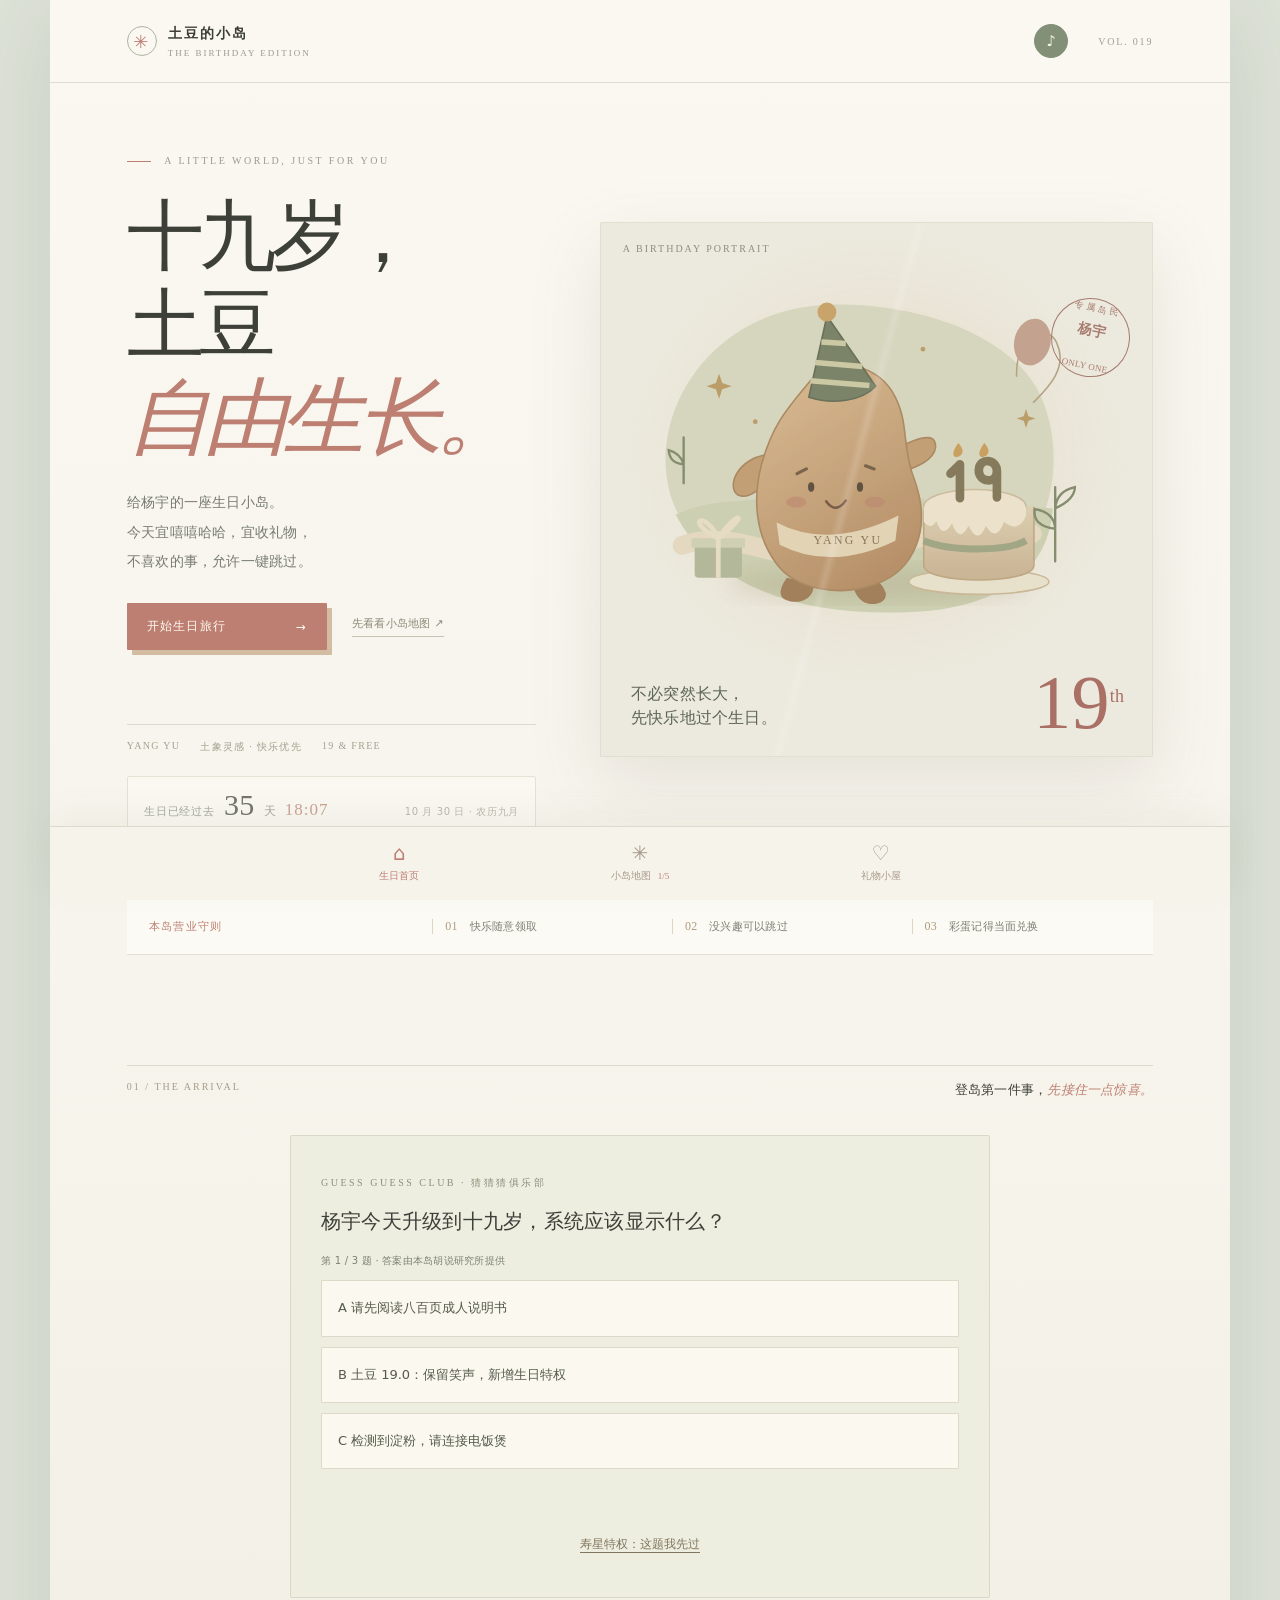
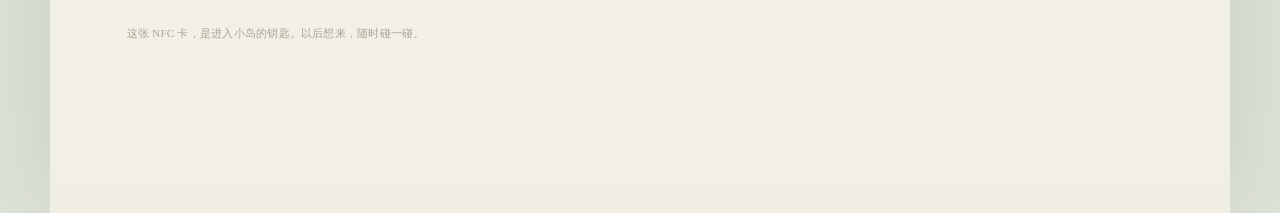
<file: index.html>
<!doctype html>
<html lang="zh-CN">
<head>
<meta charset="utf-8"><meta name="viewport" content="width=device-width, initial-scale=1, viewport-fit=cover">
<meta name="theme-color" content="#f6f3eb"><title>土豆的十九岁 · 杨宇的生日小岛</title>
<meta name="description" content="杨宇（土豆）的十九岁生日小岛：五个地点、十五道抽象猜题和五份可以当面兑换的生日惊喜。">
<meta name="robots" content="noindex, nofollow, noarchive">
<meta name="format-detection" content="telephone=no">
<link rel="icon" href="favicon.svg" type="image/svg+xml">
<link rel="apple-touch-icon" href="favicon.svg">
<link rel="manifest" href="site.webmanifest">
<link rel="stylesheet" href="styles.css?v=cake3"><link rel="stylesheet" href="gifts.css"><link rel="stylesheet" href="media.css?v=album3"><link rel="stylesheet" href="crystal.css?v=island3">
</head>
<body>
<main class="app-shell">
<header class="topbar"><a class="brand" href="#home" data-go="home"><span class="brand-mark">✳</span><span>土豆的小岛<small>THE BIRTHDAY EDITION</small></span></a><div class="header-right"><button id="soundToggle" class="sound-toggle" type="button" aria-pressed="false" aria-label="音效开关">♪</button><span class="edition">VOL. 019</span></div></header>
<section class="screen active" data-screen="home">
  <div class="home-hero">
    <div class="hero-text"><p class="birthday-kicker"><span></span> A LITTLE WORLD, JUST FOR YOU</p><h1>十九岁，<br>土豆<span class="title-serif">自由生长。</span></h1><p class="hero-copy">给杨宇的一座生日小岛。<br>今天宜嘻嘻哈哈，宜收礼物，<br>不喜欢的事，允许一键跳过。</p><div class="hero-actions"><button class="primary-button" id="startJourney">开始生日旅行 <span>→</span></button><a class="quiet-link" href="#map" data-go="map">先看看小岛地图 <span>↗</span></a></div><div class="hero-meta"><span>YANG YU</span><span>土象灵感 · 快乐优先</span><span>19 & FREE</span></div><div class="countdown-strip" id="countdownStrip" data-target="2026-10-30T00:00:00"><span class="countdown-label">距离生日</span><strong id="countdownDays">--</strong><span class="countdown-unit">天</span><span class="countdown-clock" id="countdownClock">--:--</span><span class="countdown-date">10 月 30 日 · 农历九月</span></div></div>
    <figure class="hero-art" data-go="travel" tabindex="0" role="button" aria-label="点击开启水晶梦境"><span class="art-corner">A BIRTHDAY PORTRAIT</span><img src="potato-birthday.svg" width="700" height="600" alt="戴生日帽的土豆，和十九岁蜡烛蛋糕一起站在小岛上"><figcaption><span>不必突然长大，<br>先快乐地过个生日。</span><b>19<sup>th</sup></b></figcaption><div class="art-seal">专 属 岛 民<br><strong>杨宇</strong><br>ONLY ONE</div></figure>
  </div>
  <div class="island-rules"><span class="rule-label">本岛营业守则</span><p><b>01</b> 快乐随意领取</p><p><b>02</b> 没兴趣可以跳过</p><p><b>03</b> 彩蛋记得当面兑换</p></div>
  <div class="section-divider" id="welcome-quiz"><span>01 / THE ARRIVAL</span><p>登岛第一件事，<em>先接住一点惊喜。</em></p></div>
  <div data-quiz-anchor="home"></div>
  <p class="tiny-tip">这张 NFC 卡，是进入小岛的钥匙。以后想来，随时碰一碰。</p>
</section>
<section class="screen" data-screen="map">
  <div class="section-heading"><p class="mini-kicker">THE ISLAND ATLAS / 019</p><h2>小岛不大，<em>快乐很多。</em></h2><p>选一个想去的地方。每一站结束，都有人在现实里等着给你惊喜。</p></div>
  <div class="atlas-layout"><div class="map-wrap"><img class="map-art" src="island-map.svg" alt="生日小岛地形：有海岸、树木、池塘和串联五个地点的小路" width="600" height="620">
    <button class="map-pin pin-pass unlocked" data-node="pass"><i>01</i><b>登岛礼</b><small>已经抵达</small></button>
    <button class="map-pin pin-travel locked" data-node="travel"><i>02</i><b>照片花园</b><small>待发现</small></button>
    <button class="map-pin pin-training locked" data-node="training"><i>03</i><b>土豆训练营</b><small>待发现</small></button>
    <button class="map-pin pin-video locked" data-node="video"><i>04</i><b>落日放映室</b><small>待发现</small></button>
    <button class="map-pin pin-final locked" data-node="final"><i>05</i><b>礼物小屋</b><small>待发现</small></button>
  </div><aside class="atlas-aside"><span class="atlas-number">05</span><h3>五个地点，<br>一趟只为你准备的旅行。</h3><div class="progress-pill"><span>已经走过的小地方</span><strong id="progressText">1 / 5</strong><div class="progress-track"><i id="progressBar"></i></div></div><p class="device-note">脚印和已领彩蛋记在这台设备的浏览器里。换设备时，可以重新逛。</p><div class="map-note"><span>给土豆的通行特权</span><b>想先去哪里都可以，每站的彩蛋等你答完再拆。</b></div></aside></div>
</section>
<section class="screen crystal-screen" data-screen="travel">
  <div class="crystal-experience" id="crystalExperience">
    <div id="crystalCanvas" class="crystal-canvas" aria-label="2026 Crystal Dreams 3D水晶生日场景"></div>
    <div class="crystal-ui crystal-topline"><span class="crystal-eyebrow">2026 / DIAMOND EDITION</span><strong>CRYSTAL DREAMS</strong><span class="crystal-subtitle">杨宇的十九岁 · 一座会呼吸的回忆水晶岛</span></div>
    <div id="crystalLoading" class="crystal-loading"><span class="crystal-loader"></span><span>正在折射小岛的光…</span></div>
    <button id="crystalStart" class="crystal-start">开启水晶梦境 <span>✦</span></button>
    <div id="crystalCountdown" class="crystal-countdown" aria-live="polite"></div>
    <div class="crystal-ui crystal-controls" aria-label="水晶梦境控制">
      <button id="crystalModeTree" type="button" aria-pressed="true">聚合</button><button id="crystalModeScatter" type="button" aria-pressed="false">散开</button><button id="crystalFullscreen" type="button">全屏</button><button id="crystalCamera" type="button">手势</button><label class="crystal-upload">加入照片<input id="crystalUpload" type="file" accept="image/*,video/*"></label>
    </div>
    <div id="crystalStatus" class="crystal-ui crystal-status">系统就绪 · 点击开启礼物</div>
    <div id="crystalMediaHint" class="crystal-ui crystal-media-hint">拖动旋转 · 滚轮缩放 · 点击一颗记忆水晶</div>
    <div class="crystal-ui crystal-corner">YANG YU<br><span>19 & FREE</span></div>
  </div>
  <div class="cake-moment">
    <div class="cake-frame">
      <video id="cakeVideo" playsinline preload="none" poster="media/celebrate/cake-birthday.jpg?v=cream2" src="media/celebrate/cake-birthday.mp4?v=cream2" aria-label="生日蛋糕动画"></video>
      <button id="cakePlay" class="cake-play" type="button"><span>点上十九岁的蜡烛</span><b aria-hidden="true">▶</b></button>
    </div>
    <p class="cake-note" id="cakeNote">十秒钟，带声音。想好了再点。</p>
  </div>
  <button class="primary-button task-button crystal-next" data-unlock="training">从梦境回到下一站 →</button>
</section>
<section class="screen" data-screen="training">
  <div class="section-heading"><p class="mini-kicker">03 / POTATO FIELD CAMP</p><h2>土豆训练营，<em>今天放假。</em></h2><p>今天不集合，也不考核。先歇一会儿，再去看小电影。</p></div>
  <div class="badge-card"><div class="badge-star">✳</div><div><b>YANG YU · HONORARY MEMBER</b><strong>快乐保持训练<br>已获得终身免考资格</strong></div><span>十九岁<br>特批</span></div>
  <button class="primary-button task-button" data-unlock="video">去下一站</button>
</section>
<section class="screen" data-screen="video">
  <div class="section-heading"><p class="mini-kicker">04 / 放映室</p><h2>那天的片段，<em>再看一遍。</em></h2><p>选一段，坐下来慢慢看。</p></div>
  <div class="memory-stats cinema-stats"><span><strong id="videoTotal">0</strong> 段视频</span><span>点击后播放 · 原声保留</span></div>
  <div id="videoLibrary" class="video-library" aria-label="出游视频放映室"></div>
  <button class="primary-button task-button" data-unlock="final">去下一站</button>
</section>
<section class="screen" data-screen="final">
  <div class="section-heading"><p class="mini-kicker">05 / THE LITTLE GIFT HOUSE</p><h2>杨宇，<em>十九岁快乐。</em></h2><p>到这里先别急着离开。还有三个小问题，和一份等着亲手交给你的礼物。</p></div>
  <div class="letter-card"><div class="letter-top"><span>A LETTER FOR POTATO</span><span>No. 019</span></div><span class="letter-age">19</span><h3>慢慢长大，<br>继续做快乐的土豆。</h3><p>十九岁，不用一夜之间学会所有事。<br>喜欢的就靠近，不喜欢的就先放一放。<br>愿你有自己的节奏，也有很多很多<br>可以嘻嘻哈哈的小日子。</p><div class="signature">今天的祝福，全部归杨宇。<span>HAPPY BIRTHDAY, POTATO.</span></div></div>
  <div class="gift-checklist" id="giftChecklist">
    <p class="mini-kicker">GIFT CHECKLIST / 当面清点</p>
    <h3>礼物清单，收到一件勾一件</h3>
    <ul class="checklist-items">
      <li><label><input type="checkbox" data-check="keychain"><span>定制钥匙扣</span></label></li>
      <li><label><input type="checkbox" data-check="journal"><span>手账本（里面贴了照片）</span></label></li>
      <li><label><input type="checkbox" data-check="thermos"><span>保温杯</span></label></li>
      <li><label><input type="checkbox" data-check="candle"><span>香薰</span></label></li>
      <li><label><input type="checkbox" data-check="doll"><span>可以捏捏的小玩偶</span></label></li>
      <li><label><input type="checkbox" data-check="candy"><span>一罐大白兔奶糖</span></label></li>
    </ul>
    <p class="checklist-progress">已收到 <strong id="checklistCount">0 / 6</strong></p>
    <p class="checklist-note">当天还会有一个小蛋糕。小零食以后再说。</p>
  </div>
  <div class="final-actions"><button class="primary-button" id="openSouvenir">看看通关纪念卡 →</button><button class="secondary-button" id="resetButton">再逛一次小岛 ↗</button></div>
</section>
<nav class="bottom-nav" aria-label="小岛主导航"><button data-go="home"><span>⌂</span><small>生日首页</small></button><button data-go="map"><span>✳</span><small>小岛地图 <em id="navCount">1/5</em></small></button><button data-go="final"><span>♡</span><small>礼物小屋</small></button></nav>
</main>
<dialog id="giftDialog" class="gift-dialog" aria-labelledby="giftTitle"><button class="gift-close" aria-label="暂时收起彩蛋">×</button><div class="gift-envelope" aria-hidden="true">🎁</div><p class="mini-kicker">A LITTLE SURPRISE FOR POTATO</p><h2 id="giftTitle"></h2><p id="giftHint"></p><button id="unwrapGift" class="primary-button">拆开这份彩蛋 <span>♡</span></button><div id="giftReveal" hidden><h3></h3><p></p><div class="handoff-note">先把手机放一放 · 等礼物到手，再出发</div><button id="claimGift" class="primary-button">礼物收到啦，继续逛岛 →</button></div></dialog>
<dialog id="souvenirDialog" class="souvenir-dialog" aria-labelledby="souvenirTitle"><button class="souvenir-close" aria-label="关闭纪念卡">×</button><canvas class="souvenir-heart" width="480" height="260" aria-hidden="true"></canvas><p class="mini-kicker">A KEEPSAKE FROM THE ISLAND</p><h2 id="souvenirTitle">通关纪念卡</h2><p class="souvenir-tip">长按下面的图片就能存进相册，<br>也可以点按钮直接下载。</p><img class="souvenir-image" alt="杨宇十九岁生日小岛通关纪念卡"><div class="souvenir-actions"><button id="souvenirDownload" class="primary-button">保存这张纪念卡</button><button id="souvenirClose" class="secondary-button">继续逛逛小岛</button></div></dialog>
<script src="sounds.js"></script><script src="celebrate.js"></script><script src="gifts-config.js?v=gifts2"></script><script src="app.js?v=album3"></script><script src="gifts.js?v=souvenir4"></script><script src="media-config.js?v=album3"></script><script src="media.js?v=album3"></script><script type="module" src="crystal.js?v=island3"></script>
</body></html>
</file>
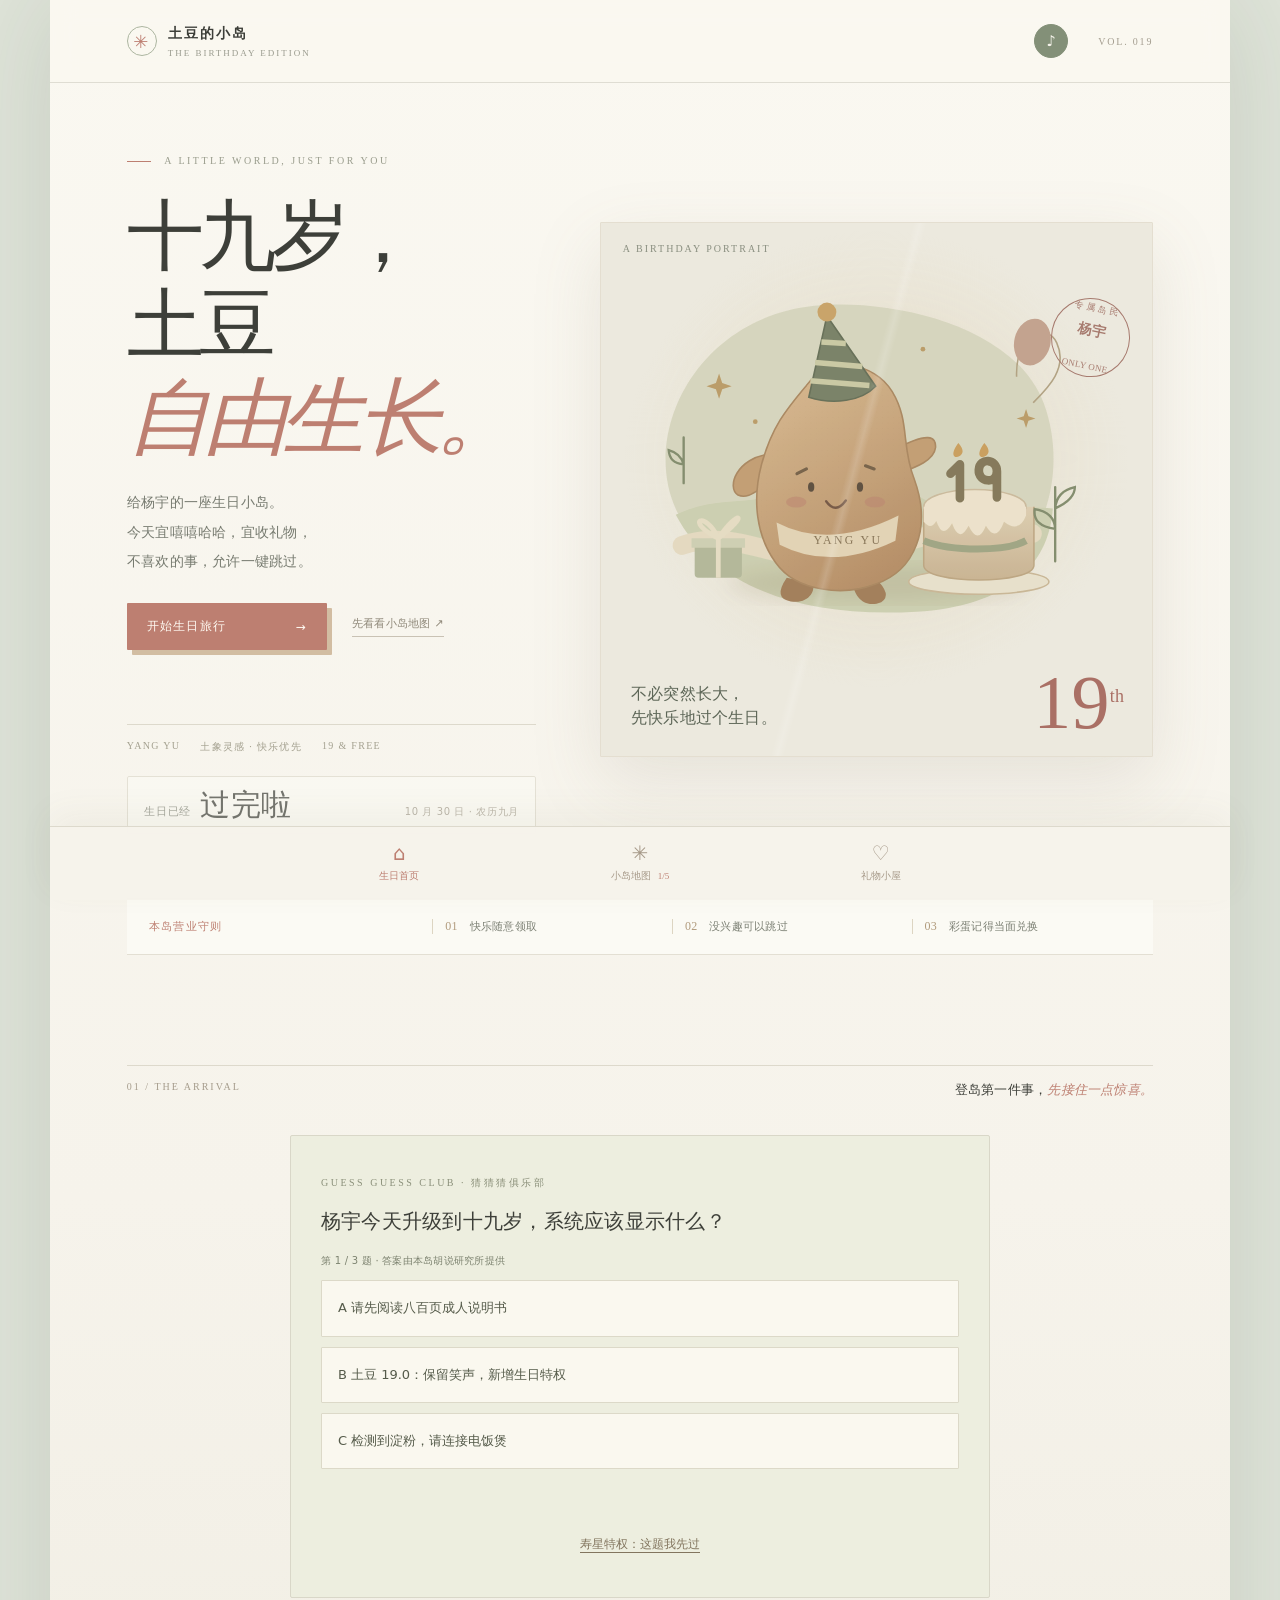
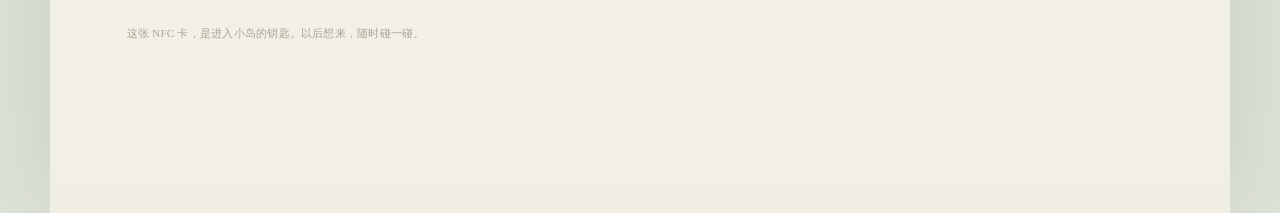
<file: 土豆的生日小岛-离线版.html>
<!doctype html>
<html lang="zh-CN">
<head>
<meta charset="utf-8"><meta name="viewport" content="width=device-width, initial-scale=1, viewport-fit=cover">
<meta name="theme-color" content="#f6f3eb"><title>土豆的十九岁 · 杨宇的生日小岛</title>
<meta name="description" content="杨宇（土豆）的十九岁生日小岛：五个地点、十五道抽象猜题和五份可以当面兑换的生日惊喜。">
<meta name="robots" content="noindex, nofollow, noarchive">
<meta name="format-detection" content="telephone=no">
<link rel="icon" href="[data-uri]">
<style>
:root{--paper:#f6f3eb;--ink:#3d3f39;--muted:#85887c;--olive:#839078;--clay:#bd7f71;--sand:#e6d7bd;--line:#ddd9cc;--shadow:0 22px 70px #4c493312}*{box-sizing:border-box}html{scroll-behavior:smooth}body{margin:0;background:#dfe4d9;color:var(--ink);font-family:'Microsoft YaHei','Noto Sans SC',system-ui,sans-serif;letter-spacing:.015em}button,a{font:inherit;color:inherit;cursor:pointer}button{border:0;-webkit-tap-highlight-color:transparent}button:focus-visible,a:focus-visible{outline:2px solid var(--clay);outline-offset:4px}.app-shell{position:relative;max-width:1180px;min-height:100svh;margin:auto;background:var(--paper);overflow:hidden;padding-bottom:116px;box-shadow:0 0 100px #43504528}.topbar{height:83px;padding:0 6vw;display:flex;align-items:center;justify-content:space-between;border-bottom:1px solid #dfddd3}.brand{display:flex;gap:11px;align-items:center;text-decoration:none;font-size:14px;letter-spacing:.14em;font-weight:800}.brand small{display:block;color:#999b8d;font:9px Georgia,serif;letter-spacing:.22em;margin-top:5px}.brand-mark{width:30px;height:30px;display:grid;place-items:center;border:1px solid #abb59f;border-radius:50%;color:var(--clay);font-size:18px}.header-right{display:flex;align-items:center;gap:20px}.edition{color:#a39d8e;font:10px Georgia,serif;letter-spacing:.18em}.icon-button{width:38px;height:38px;border-radius:50%;background:transparent;border:1px solid #d4d2c9;font-size:18px}.screen{display:none;padding:62px 6vw 40px;animation:fade-in .55s ease}.screen.active{display:block}@keyframes fade-in{from{opacity:0;transform:translateY(12px)}to{opacity:1;transform:none}}.home-hero{display:grid;grid-template-columns:minmax(0,.85fr) minmax(430px,1.15fr);gap:5vw;align-items:center;max-width:1070px;margin:auto}.birthday-kicker,.mini-kicker{font:10px Georgia,serif;letter-spacing:.25em;color:#9a9d8d}.birthday-kicker span{display:inline-block;width:24px;height:1px;background:var(--clay);vertical-align:middle;margin-right:9px}.hero-text h1{font-size:clamp(44px,6vw,78px);font-weight:500;line-height:1.16;letter-spacing:-.06em;margin:25px 0 25px}.hero-text h1>span{display:block;color:var(--clay);font-family:Georgia,serif;font-style:italic;font-size:1.09em;letter-spacing:-.08em}.title-serif{font-family:Georgia,serif!important;font-style:italic}.hero-copy{font-size:14px;line-height:2.1;color:#777b70;margin-bottom:27px}.hero-actions{display:flex;align-items:center;gap:25px}.primary-button{background:var(--clay);color:#fffaf2;border-radius:1px;padding:15px 20px;display:flex;justify-content:space-between;align-items:center;min-width:200px;box-shadow:5px 5px 0 #d2bda2;font-size:12px;letter-spacing:.1em;transition:transform .2s,box-shadow .2s}.primary-button:hover{transform:translate(-2px,-2px);box-shadow:7px 7px 0 #d2bda2}.quiet-link{font-size:11px;color:#8f8879;text-decoration:none;border-bottom:1px solid #c9c2b4;padding-bottom:5px}.hero-meta{display:flex;gap:20px;margin-top:74px;border-top:1px solid var(--line);padding-top:15px;color:#a4a190;font:10px Georgia,serif;letter-spacing:.13em}.hero-art{position:relative;margin:0;min-height:535px;background:#ece9de;overflow:hidden;border-radius:1px}.hero-art:after{content:'';position:absolute;inset:0;pointer-events:none;background:linear-gradient(105deg,transparent 45%,#ffffff26 46%,transparent 47%)}.hero-art img{width:100%;height:100%;display:block;object-fit:cover;opacity:.9;mix-blend-mode:multiply}.art-corner{position:absolute;z-index:2;left:22px;top:20px;color:#8a8f80;font:10px Georgia,serif;letter-spacing:.2em}.hero-art figcaption{position:absolute;z-index:3;left:30px;right:28px;bottom:25px;display:flex;justify-content:space-between;align-items:flex-end;color:#5d6657;font-family:Georgia,serif;font-size:16px;line-height:1.55}.hero-art figcaption b{font-size:76px;line-height:.75;font-weight:400;color:#aa7065}.hero-art figcaption sup{font-size:18px}.art-seal{position:absolute;z-index:3;right:22px;top:75px;width:79px;height:79px;border:1px solid #a77b6f;border-radius:50%;display:grid;place-items:center;text-align:center;color:#a77b6f;font:9px Georgia,serif;line-height:1.5;transform:rotate(12deg)}.art-seal strong{font-size:14px}.island-rules{max-width:1070px;margin:64px auto 0;display:grid;grid-template-columns:1.2fr 1fr 1fr 1fr;gap:20px;border-top:1px solid var(--line);border-bottom:1px solid var(--line);padding:18px 0;color:#7d8175;font-size:11px}.rule-label{font:11px Georgia,serif;color:var(--clay);letter-spacing:.12em}.island-rules p{margin:0}.island-rules b{color:#b19b7d;font:12px Georgia,serif;margin-right:8px}.section-divider{max-width:1070px;margin:110px auto 0;border-top:1px solid var(--line);display:flex;justify-content:space-between;padding-top:15px}.section-divider span{font:10px Georgia,serif;letter-spacing:.2em;color:#a59c8c}.section-divider p{font-size:13px;margin:0}.section-divider em{font-family:Georgia,serif;color:var(--clay)}.tiny-tip{max-width:1070px;margin:28px auto 0;color:#aaa495;font:11px Georgia,serif}.section-heading{text-align:center;max-width:680px;margin:0 auto 35px}.section-heading h2{font-weight:500;font-size:clamp(32px,5vw,52px);letter-spacing:-.055em;margin:17px 0 14px;line-height:1.3}.section-heading h2 em{color:var(--clay);font-family:Georgia,serif;font-style:italic}.section-heading p{font-size:13px;line-height:2;color:var(--muted)}.atlas-layout{max-width:1070px;margin:auto;display:grid;grid-template-columns:minmax(400px,1fr) 280px;gap:55px;align-items:center}.map-wrap{position:relative;max-width:610px;width:100%;margin:auto;background:#e5eeea;border-radius:1px;box-shadow:var(--shadow);overflow:hidden}.map-art{display:block;width:100%;height:auto;mix-blend-mode:multiply}.map-pin{position:absolute;width:100px;display:grid;justify-items:center;gap:3px;background:#f7f3e8e8;padding:5px 7px;border-radius:2px;transform:translate(-50%,-50%);transition:transform .2s,opacity .2s}.map-pin:hover{transform:translate(-50%,-56%)}.map-pin i{font:12px Georgia,serif;color:var(--clay);border:1px solid #c29b8b;border-radius:50%;width:30px;height:30px;display:grid;place-items:center;font-style:normal}.map-pin b{font-size:11px;font-weight:600}.map-pin small{font-size:9px;color:#999b8d}.map-pin.locked{opacity:.6;filter:grayscale(.45)}.pin-pass{left:25%;top:25%}.pin-travel{left:68%;top:34%}.pin-training{left:34%;top:54%}.pin-video{left:74%;top:66%}.pin-final{left:55%;top:84%}.atlas-aside{border-left:1px solid var(--line);padding-left:30px}.atlas-number{font:80px Georgia,serif;color:#dad2bd}.atlas-aside h3{font-size:22px;line-height:1.7;font-weight:400;margin:3px 0 35px}.progress-pill{padding:17px 0;background:none;display:grid;grid-template-columns:1fr auto;gap:12px;color:#989586;font-size:11px;border-top:1px solid var(--line)}.progress-pill strong{color:var(--clay);font:15px Georgia,serif}.progress-track{grid-column:1/-1;background:#e5e1d6;height:4px}.progress-track i{display:block;height:100%;width:20%;background:var(--clay);transition:width .4s}.map-note{border-top:1px solid var(--line);padding-top:20px;margin-top:14px}.map-note span{display:block;color:var(--clay);font:10px Georgia,serif;letter-spacing:.15em;margin-bottom:10px}.map-note b{font-size:11px;color:#989586;font-weight:400;line-height:1.8}.garden{height:340px;max-width:700px;margin:25px auto 26px;position:relative;overflow:hidden;background:#e7eee8;border-bottom:5px solid #d5ddc8}.garden:before{content:'MEMORY GARDEN';position:absolute;left:20px;top:18px;color:#899684;font:11px Georgia,serif;letter-spacing:.18em}.garden:after{content:'';position:absolute;left:0;right:0;bottom:0;height:110px;background:radial-gradient(ellipse at 22% 70%,#bdceb0 0 25%,transparent 26%),radial-gradient(ellipse at 80% 65%,#cfdaba 0 28%,transparent 29%),#dfe6d2}.flower-button{position:absolute;z-index:2;background:#f8f3e9c7;display:grid;gap:7px;padding:13px;text-align:left;border-left:1px solid #c3bca8}.photo-placeholder{font:52px Georgia,serif;color:#bb806e;line-height:1}.flower-button>span:last-child{font:10px Georgia,serif;color:#7e8776}.flower-button-1{left:8%;top:90px}.flower-button-2{left:40%;top:48px}.flower-button-3{right:8%;top:120px}.photo-note{display:flex;gap:18px;max-width:700px;margin:0 auto 30px;padding:19px 0;border-top:1px solid var(--line);border-bottom:1px solid var(--line)}.note-pin{font:42px Georgia,serif;color:#bf8578;line-height:.8}.photo-note b{font-size:13px}.photo-note p{font-size:12px;color:var(--muted);line-height:1.8;margin:7px 0}.task-button{max-width:700px;margin:0 auto}.badge-card{display:flex;align-items:center;gap:18px;max-width:700px;margin:27px auto 30px;padding:25px;background:#e7eadb;border:1px solid #d4ddc2}.badge-star{font-size:42px;color:#ba8e70}.badge-card b{font:10px Georgia,serif;color:#8f987a;letter-spacing:.12em}.badge-card strong{display:block;font-size:16px;line-height:1.8;margin-top:8px;font-weight:500}.badge-card>span{margin-left:auto;border:1px solid #adba99;border-radius:50%;width:65px;height:65px;display:grid;place-items:center;text-align:center;font:10px Georgia,serif;color:#7f8d71;transform:rotate(10deg)}.beach-video{position:relative;height:330px;max-width:700px;margin:26px auto 20px;overflow:hidden;background:linear-gradient(#e7ecdf 0 55%,#c2d4c4 56% 72%,#e9ddc6 73%);display:grid;place-items:center}.beach-video:after{content:'';position:absolute;inset:0;background:linear-gradient(155deg,transparent 50%,#ffffff33 50% 51%,transparent 51%)}.film-top{position:absolute;left:20px;right:20px;top:18px;z-index:2;display:flex;justify-content:space-between;font:9px Georgia,serif;color:#778575;letter-spacing:.15em}.cinema-sun{position:absolute;top:55px;right:80px;width:55px;height:55px;border-radius:50%;background:#d7b87c}.cinema-hill{position:absolute;bottom:85px;left:0;right:0;height:105px;background:#91a487;border-radius:50% 50% 0 0/80% 80% 0 0}.play-button{z-index:3;width:62px;height:62px;border-radius:50%;background:#f8f3e8;color:#9b7566;font-size:23px}.beach-video>span{position:absolute;z-index:3;bottom:25px;font:11px Georgia,serif;color:#faf6e8;letter-spacing:.1em}.voice-card{display:flex;align-items:center;gap:15px;max-width:700px;margin:0 auto 28px;padding:15px 0;border-top:1px solid var(--line);border-bottom:1px solid var(--line)}.audio-button{width:40px;height:40px;border-radius:50%;background:#e2e7d8;color:#78856c}.voice-card b,.voice-card small{display:block}.voice-card b{font-size:12px}.voice-card small{font-size:11px;color:var(--muted);margin-top:7px}.voice-card>span{margin-left:auto;color:#a69b8c;font:10px Georgia,serif}.letter-card{position:relative;max-width:620px;margin:30px auto;padding:32px 38px;background:#fbf7ed;border:1px solid #e5d9c5;box-shadow:var(--shadow);transform:rotate(-1.2deg);overflow:hidden}.letter-card:before{content:'✳';position:absolute;right:40px;top:42px;color:#d6b57e;font-size:36px}.letter-top{display:flex;justify-content:space-between;color:#a6937d;font:10px Georgia,serif;letter-spacing:.14em}.letter-age{display:block;font:92px Georgia,serif;color:#d7c29d;line-height:.9;margin-top:30px}.letter-card h3{font:28px Georgia,serif;line-height:1.4;color:#aa7065;font-weight:400}.letter-card p{font-size:13px;line-height:2.2;color:#827967}.signature{margin-top:35px;color:#a77f70;font-size:11px}.signature span{display:block;margin-top:7px;font:10px Georgia,serif;letter-spacing:.14em}.secondary-button{display:block;margin:42px auto 0;padding:14px 25px;background:none;border:1px solid #c7bbaa;color:#8d7e6e;font-size:11px}.bottom-nav{position:fixed;z-index:10;bottom:0;left:50%;transform:translateX(-50%);width:min(100%,1180px);background:#f6f3ebeF;backdrop-filter:blur(16px);border-top:1px solid #ddd9cc;display:flex;justify-content:center;gap:14vw;padding:13px 20px max(16px,env(safe-area-inset-bottom))}.bottom-nav button{background:none;color:#a79a89;text-align:center}.bottom-nav button span{display:block;font-size:20px}.bottom-nav small{display:block;font-size:10px;margin-top:4px}.bottom-nav em{font:9px Georgia,serif;color:var(--clay);font-style:normal;margin-left:4px}.bottom-nav .active{color:var(--clay)}.confetti{position:absolute;pointer-events:none;color:#d0b982}.confetti-a{top:118px;left:2vw}.confetti-b{top:390px;right:3vw}.confetti-c{top:610px;left:3vw}.toast{position:fixed;z-index:30;bottom:108px;left:50%;transform:translateX(-50%);width:min(85%,390px);padding:14px 18px;background:#5e6658;color:#fffaf2;border-radius:2px;font-size:12px;line-height:1.8;text-align:center;box-shadow:var(--shadow)}.celebration{position:fixed;pointer-events:none;inset:0;z-index:25;overflow:hidden}.celebration i{position:absolute;top:-30px;font-style:normal;animation:fall 2.8s ease-in forwards}@keyframes fall{to{transform:translateY(105vh) rotate(240deg);opacity:0}}@media(max-width:780px){.screen{padding:42px 22px 28px}.home-hero{grid-template-columns:1fr;gap:32px}.hero-text{text-align:center}.hero-actions{justify-content:center}.hero-meta{justify-content:center;margin-top:44px;font-size:9px}.hero-art{min-height:390px}.island-rules{margin-top:35px;grid-template-columns:1fr 1fr;gap:16px}.section-divider{margin-top:65px;display:block}.section-divider p{margin-top:12px}.atlas-layout{grid-template-columns:1fr;gap:22px}.atlas-aside{border-left:0;border-top:1px solid var(--line);padding:20px 0 0}.atlas-number{font-size:58px}.map-wrap{max-width:570px}.bottom-nav{gap:20vw}}@media(max-width:480px){.topbar{height:70px;padding:0 20px}.brand{font-size:12px}.edition{display:none}.hero-text h1{font-size:47px}.hero-copy{font-size:13px}.hero-art{min-height:340px}.hero-art figcaption{left:17px;right:17px;font-size:13px}.hero-art figcaption b{font-size:60px}.hero-meta{gap:10px;font-size:8px}.island-rules{font-size:10px}.map-pin{width:85px;padding:4px}.map-pin b{font-size:10px}.map-pin small{font-size:8px}.letter-card{padding:26px 21px}.letter-card h3{font-size:24px}.hero-actions{flex-direction:column;gap:18px}.primary-button{width:100%;justify-content:space-between}.quiet-link{align-self:center}.screen{padding-left:18px;padding-right:18px}}
/* final visual polish */
.app-shell{background:linear-gradient(180deg,#faf8f1 0%,#f6f3eb 66%,#f1eee4 100%)}
.topbar{background:#faf8f1cc;backdrop-filter:blur(12px);position:relative;z-index:4}
.hero-text h1{font-weight:450;text-wrap:balance}.hero-text h1:after{display:none}.hero-art{box-shadow:0 25px 70px #82765e25;border:1px solid #e4ded0}.hero-art img{transition:transform .8s ease}.hero-art:hover img{transform:scale(1.018)}
.island-rules{background:#fbfaf4;padding:20px 22px;border-color:#e3dfd3}.island-rules p{padding-left:12px;border-left:1px solid #ddd5c2}.section-divider{position:relative}.section-divider:after{display:none}.section-heading h2{font-weight:450}.atlas-layout{align-items:stretch}.map-wrap{border:10px solid #f8f5eb;outline:1px solid #d9d6c8;box-shadow:0 24px 65px #65726218}.map-pin{border:1px solid #ddd3c2;box-shadow:0 4px 14px #5f604317}.map-pin.unlocked{background:#fffaf0}.map-pin i{background:#faf1e1}.atlas-aside{display:flex;flex-direction:column;justify-content:center}.atlas-aside .map-note{margin-top:auto}.progress-pill{background:#faf8f1;padding:15px;border:1px solid #e4dfd1}.garden,.beach-video{box-shadow:0 15px 35px #65726217;border:8px solid #faf8f1;outline:1px solid #ddd9ca}.photo-note,.voice-card{background:#fbfaf4;padding:20px;border:1px solid #e5dfd0}.badge-card{box-shadow:0 12px 30px #6b72531a}.letter-card{box-shadow:12px 18px 0 #e7ddca,0 25px 70px #6b624c19}.bottom-nav{box-shadow:0 -12px 35px #5f60420f}
@media(max-width:780px){.atlas-aside{background:#faf8f1;padding:20px;border:1px solid #e4dfd1}.section-divider:after{right:4px}.island-rules{padding:16px}.island-rules p{padding-left:8px}}
@media(prefers-reduced-motion:reduce){.hero-art img{transition:none}}
/* typography and detail polish */
.section-divider{scroll-margin-top:110px}.screen{padding-bottom:56px}
.hero-text h1{margin-bottom:22px}.hero-copy{text-wrap:pretty}
.primary-button:focus-visible,.quiet-link:focus-visible,.map-pin:focus-visible,.bottom-nav button:focus-visible{outline:2px solid #7d8a70;outline-offset:3px}
.primary-button{position:relative;transition:background-color .2s ease,transform .2s ease}.primary-button:active{transform:translateY(1px)}
.device-note{font-size:12px;line-height:1.85;color:#737768;margin:16px 0 24px;max-width:32em}
[data-screen="travel"] .photo-note{margin-top:40px;background:none;border:0;border-top:1px solid var(--line);box-shadow:none;padding:24px 0}
@media(prefers-reduced-motion:reduce){html{scroll-behavior:auto}.screen{animation:none}.primary-button{transition:none}}
.map-pin{transition:transform .25s ease,box-shadow .25s ease,opacity .25s ease}
.section-heading h2{text-wrap:balance}.letter-card h3{text-wrap:balance}
.bottom-nav button{transition:color .2s ease}.bottom-nav button:hover{color:#c08a7c}
@media(prefers-reduced-motion:reduce){.primary-button:after{display:none}}
/* cake moment */
.cake-moment{max-width:420px;margin:34px auto 8px}
.cake-frame{position:relative;border:1px solid var(--line);border-radius:10px;background:#f6f3eb;overflow:hidden}
.cake-frame video{display:block;width:100%;height:auto;aspect-ratio:720/924;object-fit:cover;background:#f6f3eb}
.cake-play{position:absolute;inset:0;display:flex;flex-direction:column;align-items:center;justify-content:center;gap:12px;border:0;background:#f6f3eb66;cursor:pointer;transition:background-color .25s ease}
.cake-play:hover{background:#f6f3eb33}
.cake-play span{font-size:14px;letter-spacing:.14em;padding:12px 22px;border:1px solid #c9a468;border-radius:999px;background:#fdfbf4e6;color:#555b4a;box-shadow:0 6px 22px #4c493312;backdrop-filter:blur(6px);transition:transform .25s ease,box-shadow .25s ease}
.cake-play:hover span{transform:translateY(-2px);box-shadow:0 10px 26px #4c49331f}
.cake-play b{font-size:20px;color:#bd7f71}
.cake-note{margin:13px 0 0;text-align:center;font-size:11px;letter-spacing:.08em;color:var(--muted);line-height:1.8}
.cake-frame.is-playing .cake-play{opacity:0;pointer-events:none;transition:opacity .35s ease}
@media(max-width:480px){.cake-moment{margin-top:22px}.cake-play span{font-size:12px}}

/* 生日倒计时 */
.countdown-strip{display:flex;align-items:baseline;gap:9px;flex-wrap:wrap;margin:22px 0 0;padding:13px 16px;border:1px solid var(--line);border-radius:2px;background:#fbfaf4}.countdown-label{font-size:11px;color:var(--muted);letter-spacing:.08em}.countdown-strip strong{font:400 30px/1 Georgia,serif;color:var(--ink)}.countdown-unit{font-size:12px;color:var(--muted)}.countdown-clock{font:400 17px/1 Georgia,serif;color:var(--clay);letter-spacing:.06em}.countdown-date{font-size:10px;color:#a39d8e;margin-left:auto;letter-spacing:.06em}.countdown-strip.is-today{border-color:#c9bda2;background:#f4efe0}.countdown-strip.is-today strong{color:var(--clay)}.countdown-strip.is-past{opacity:.7}


</style><style>
[hidden]{display:none!important}
.guess-card{max-width:700px;margin:36px auto 24px;padding:30px;border:1px solid #d9d7c8;border-radius:2px;background:#edeedf;box-shadow:none}
.guess-card h3{font-size:20px;font-weight:500;line-height:1.7;margin:14px 0}.guess-card .mini-kicker{color:#8b907a}.guess-counter{font-size:10px;color:#7c826f;line-height:1.8}.guess-options{display:grid;gap:10px}.guess-option{border:1px solid #dcd9c8;border-radius:1px;background:#faf8ef;padding:16px;color:#555b4a;text-align:left;font-size:13px;line-height:1.7;min-height:48px}.guess-option.wrong{border-style:dashed;background:#f8eee6}.guess-option.correct{background:#d7dfc7;border-color:#95a182}.guess-option:disabled{cursor:default;opacity:.8;transform:none}.guess-option.correct:disabled{opacity:1}.guess-feedback{font-size:12px;line-height:1.9;color:#73795f;min-height:24px;margin:15px 0}.guess-skip{border:0;background:none;color:#82755e;font-size:12px;min-height:44px;text-decoration:underline;text-underline-offset:4px;display:block;margin:12px auto 0}.guess-next,.gift-trigger{width:100%;box-shadow:none;font-size:12px;justify-content:center;text-align:center;line-height:1.7}.gift-map-status{font-size:10px;text-align:left;color:#858976;line-height:1.9}.gift-map-status strong{color:#af716a}.map-pin.gift-claimed b:after{content:' ♡';color:#b37770}
.gift-dialog{width:min(90vw,420px);max-height:85svh;overflow-y:auto;border:1px solid #c8b995;border-radius:2px;padding:30px 25px;background:#f7f2e6;color:var(--ink);text-align:center;box-shadow:0 30px 100px #353b3440}.gift-dialog::backdrop{background:#434b3e85;backdrop-filter:blur(6px)}.gift-dialog h2{font-size:23px;font-weight:500;line-height:1.6;margin:14px 0}.gift-dialog p{font-size:13px;line-height:2;color:#7e7b68}.gift-dialog .mini-kicker{font-size:9px}.gift-dialog h3{color:#a66f60;font-size:20px;line-height:1.6}.gift-close{position:absolute;right:12px;top:10px;border:0;background:transparent;font-size:26px;min-width:44px;min-height:44px;color:#94896c}.gift-envelope{font-size:70px;margin:13px auto 20px}.gift-dialog.unwrapped .gift-envelope{animation:fade-in .5s ease}.handoff-note{margin:20px 0;padding:14px 9px;border:1px dashed #bcc3a7;border-radius:1px;background:#e8ead9;font-size:11px;line-height:1.7;color:#727859}.gift-dialog .primary-button{justify-content:center;font-size:12px;line-height:1.8;margin:18px 0 7px;box-shadow:none;width:100%;border-radius:1px}.gift-open{overflow:hidden}@media(max-width:480px){.guess-card{padding:23px 18px}.guess-card h3{font-size:18px}}@media(max-width:350px){.gift-dialog{padding:30px 18px}.gift-dialog h2{font-size:20px}}@media(prefers-reduced-motion:reduce){*,*:before,*:after{animation:none!important;transition:none!important;scroll-behavior:auto!important}}
/* 礼物小屋：当面清点清单 */
.gift-checklist{max-width:700px;margin:30px auto 26px;padding:26px 28px;border:1px solid #d9d7c8;border-radius:2px;background:#edeedf}
.gift-checklist .mini-kicker{color:#8b907a;margin:0 0 10px}
.gift-checklist h3{font-size:20px;font-weight:500;margin:0 0 16px}
.checklist-items{list-style:none;margin:0 0 14px;padding:0;display:grid;gap:8px}
.checklist-items label{display:flex;align-items:center;gap:12px;padding:13px 15px;border:1px solid #dcd9c8;border-radius:1px;background:#faf8ef;font-size:13px;color:#555b4a;cursor:pointer;min-height:48px;line-height:1.6}
.checklist-items input{width:17px;height:17px;accent-color:#839078;flex:none;cursor:pointer}
.checklist-items label:has(input:checked){background:#e2e8d5;border-color:#a8b394;text-decoration:line-through;text-decoration-color:#9aa788;color:#7d8470}
.checklist-progress{font-size:11px;color:#7c826f;margin:0 0 12px}
.checklist-progress strong{color:#af716a}
.checklist-note{font-size:11px;color:#8b907a;margin:0;padding-top:13px;border-top:1px dashed #d9d7c8}
@media(max-width:480px){.gift-checklist{padding:22px 18px}.gift-checklist h3{font-size:18px}}
/* sound toggle */
.sound-toggle{border:1px solid var(--line);background:#fbfaf4;color:var(--olive);width:34px;height:34px;border-radius:50%;cursor:pointer;font-size:15px;line-height:1;margin-right:10px;transition:background-color .2s ease,color .2s ease}
.sound-toggle[aria-pressed=true]{background:#839078;color:#f6f3eb;border-color:#839078}
.sound-toggle:focus-visible{outline:2px solid #7d8a70;outline-offset:3px}
/* gift confetti */
.gift-envelope{position:relative}
.gift-confetti{position:absolute;left:50%;top:50%;width:0;height:0;pointer-events:none}
.gift-confetti i{position:absolute;left:0;top:0;width:8px;height:8px;background:#bd7f71;border-radius:1px;opacity:0;animation:confetti-pop .85s ease-out forwards}
.gift-confetti i:nth-child(3n){background:#839078}
.gift-confetti i:nth-child(3n+1){background:#e6d7bd}
.gift-confetti i:nth-child(4n){width:6px;height:6px;border-radius:50%}
@keyframes confetti-pop{0%{opacity:1;transform:translate(0,0) rotate(0)}100%{opacity:0;transform:translate(var(--dx),var(--dy)) rotate(var(--rot))}}
/* souvenir card dialog */
.souvenir-dialog{width:min(92vw,440px);max-height:90svh;overflow-y:auto;border:1px solid #c8b995;border-radius:2px;padding:28px 22px 22px;background:#f7f2e6;color:var(--ink);text-align:center;box-shadow:0 30px 100px #353b3440}
.souvenir-dialog::backdrop{background:#434b3e85;backdrop-filter:blur(6px)}
.souvenir-heart{display:block;width:100%;height:180px;border:1px solid #e6d7bd;background:#f7f2e6;margin:0 0 14px}
.souvenir-dialog .mini-kicker{font-size:9px;color:#8b907a}
.souvenir-dialog h2{font-size:23px;font-weight:500;margin:12px 0 8px}
.souvenir-tip{font-size:12px;line-height:1.9;color:#7e7b68;margin:0 0 16px}
.souvenir-image{display:block;width:100%;height:auto;border:1px solid #ddd9cc;background:#f6f3eb;user-select:none;-webkit-user-select:none}
.souvenir-actions{display:grid;gap:10px;margin-top:18px}
.souvenir-actions .primary-button{justify-content:center;text-align:center;line-height:1.8;box-shadow:none;border-radius:1px}
.souvenir-actions .secondary-button{justify-content:center;text-align:center}
.souvenir-close{position:absolute;right:12px;top:10px;border:0;background:transparent;font-size:26px;min-width:44px;min-height:44px;color:#94896c;cursor:pointer}
/* final screen actions */
.final-actions{display:grid;gap:12px;max-width:700px;margin:26px auto 0}
.final-actions .primary-button{justify-content:center;text-align:center}
.final-actions .secondary-button{justify-content:center;text-align:center}
@media(prefers-reduced-motion:reduce){.gift-confetti i{animation:none;opacity:0}}

</style><!-- 离线单文件版：不联网、不需要服务器，直接打开即可 -->
</head>
<body>
<main class="app-shell">
<header class="topbar"><a class="brand" href="#home" data-go="home"><span class="brand-mark">✳</span><span>土豆的小岛<small>THE BIRTHDAY EDITION</small></span></a><div class="header-right"><button id="soundToggle" class="sound-toggle" type="button" aria-pressed="false" aria-label="音效开关">♪</button><span class="edition">VOL. 019</span></div></header>
<section class="screen active" data-screen="home">
  <div class="home-hero">
    <div class="hero-text"><p class="birthday-kicker"><span></span> A LITTLE WORLD, JUST FOR YOU</p><h1>十九岁，<br>土豆<span class="title-serif">自由生长。</span></h1><p class="hero-copy">给杨宇的一座生日小岛。<br>今天宜嘻嘻哈哈，宜收礼物，<br>不喜欢的事，允许一键跳过。</p><div class="hero-actions"><button class="primary-button" id="startJourney">开始生日旅行 <span>→</span></button><a class="quiet-link" href="#map" data-go="map">先看看小岛地图 <span>↗</span></a></div><div class="hero-meta"><span>YANG YU</span><span>土象灵感 · 快乐优先</span><span>19 & FREE</span></div><div class="countdown-strip" id="countdownStrip" data-target="2026-10-30T00:00:00"><span class="countdown-label">距离生日</span><strong id="countdownDays">--</strong><span class="countdown-unit">天</span><span class="countdown-clock" id="countdownClock">--:--</span><span class="countdown-date">10 月 30 日 · 农历九月</span></div></div>
    <figure class="hero-art" data-go="travel" tabindex="0" role="button" aria-label="点击开启水晶梦境"><span class="art-corner">A BIRTHDAY PORTRAIT</span><img src="[data-uri]" width="700" height="600" alt="戴生日帽的土豆，和十九岁蜡烛蛋糕一起站在小岛上"><figcaption><span>不必突然长大，<br>先快乐地过个生日。</span><b>19<sup>th</sup></b></figcaption><div class="art-seal">专 属 岛 民<br><strong>杨宇</strong><br>ONLY ONE</div></figure>
  </div>
  <div class="island-rules"><span class="rule-label">本岛营业守则</span><p><b>01</b> 快乐随意领取</p><p><b>02</b> 没兴趣可以跳过</p><p><b>03</b> 彩蛋记得当面兑换</p></div>
  <div class="section-divider" id="welcome-quiz"><span>01 / THE ARRIVAL</span><p>登岛第一件事，<em>先接住一点惊喜。</em></p></div>
  <div data-quiz-anchor="home"></div>
  <p class="tiny-tip">这张 NFC 卡，是进入小岛的钥匙。以后想来，随时碰一碰。</p>
</section>
<section class="screen" data-screen="map">
  <div class="section-heading"><p class="mini-kicker">THE ISLAND ATLAS / 019</p><h2>小岛不大，<em>快乐很多。</em></h2><p>选一个想去的地方。每一站结束，都有人在现实里等着给你惊喜。</p></div>
  <div class="atlas-layout"><div class="map-wrap"><img class="map-art" src="[data-uri]" alt="生日小岛地形：有海岸、树木、池塘和串联五个地点的小路" width="600" height="620">
    <button class="map-pin pin-pass unlocked" data-node="pass"><i>01</i><b>登岛礼</b><small>已经抵达</small></button>
    <button class="map-pin pin-travel locked" data-node="travel"><i>02</i><b>照片花园</b><small>待发现</small></button>
    <button class="map-pin pin-training locked" data-node="training"><i>03</i><b>土豆训练营</b><small>待发现</small></button>
    <button class="map-pin pin-video locked" data-node="video"><i>04</i><b>落日放映室</b><small>待发现</small></button>
    <button class="map-pin pin-final locked" data-node="final"><i>05</i><b>礼物小屋</b><small>待发现</small></button>
  </div><aside class="atlas-aside"><span class="atlas-number">05</span><h3>五个地点，<br>一趟只为你准备的旅行。</h3><div class="progress-pill"><span>已经走过的小地方</span><strong id="progressText">1 / 5</strong><div class="progress-track"><i id="progressBar"></i></div></div><p class="device-note">脚印和已领彩蛋记在这台设备的浏览器里。换设备时，可以重新逛。</p><div class="map-note"><span>给土豆的通行特权</span><b>想先去哪里都可以，每站的彩蛋等你答完再拆。</b></div></aside></div>
</section>
<section class="screen crystal-screen" data-screen="travel">
  <p class="tiny-tip" style="text-align:center;margin:0 0 18px">离线版只保留文字与插画。<br>照片、放映室和水晶梦境需要联网打开。</p>
  <div class="crystal-experience" id="crystalExperience">
    <div id="crystalCanvas" class="crystal-canvas" aria-label="2026 Crystal Dreams 3D水晶生日场景"></div>
    <div class="crystal-ui crystal-topline"><span class="crystal-eyebrow">2026 / DIAMOND EDITION</span><strong>CRYSTAL DREAMS</strong><span class="crystal-subtitle">杨宇的十九岁 · 一座会呼吸的回忆水晶岛</span></div>
    <div id="crystalLoading" class="crystal-loading"><span class="crystal-loader"></span><span>正在折射小岛的光…</span></div>
    <button id="crystalStart" class="crystal-start">开启水晶梦境 <span>✦</span></button>
    <div id="crystalCountdown" class="crystal-countdown" aria-live="polite"></div>
    <div class="crystal-ui crystal-controls" aria-label="水晶梦境控制">
      <button id="crystalModeTree" type="button" aria-pressed="true">聚合</button><button id="crystalModeScatter" type="button" aria-pressed="false">散开</button><button id="crystalFullscreen" type="button">全屏</button><button id="crystalCamera" type="button">手势</button><label class="crystal-upload">加入照片<input id="crystalUpload" type="file" accept="image/*,video/*"></label>
    </div>
    <div id="crystalStatus" class="crystal-ui crystal-status">系统就绪 · 点击开启礼物</div>
    <div id="crystalMediaHint" class="crystal-ui crystal-media-hint">拖动旋转 · 滚轮缩放 · 点击一颗记忆水晶</div>
    <div class="crystal-ui crystal-corner">YANG YU<br><span>19 & FREE</span></div>
  </div>
  
    <p class="cake-note" id="cakeNote">十秒钟，带声音。想好了再点。</p>
  </div>
  <button class="primary-button task-button crystal-next" data-unlock="training">从梦境回到下一站 →</button>
</section>
<section class="screen" data-screen="training">
  <div class="section-heading"><p class="mini-kicker">03 / POTATO FIELD CAMP</p><h2>土豆训练营，<em>今天放假。</em></h2><p>今天不集合，也不考核。先歇一会儿，再去看小电影。</p></div>
  <div class="badge-card"><div class="badge-star">✳</div><div><b>YANG YU · HONORARY MEMBER</b><strong>快乐保持训练<br>已获得终身免考资格</strong></div><span>十九岁<br>特批</span></div>
  <button class="primary-button task-button" data-unlock="video">去下一站</button>
</section>
<section class="screen" data-screen="video">
  <div class="section-heading"><p class="mini-kicker">04 / 放映室</p><h2>那天的片段，<em>再看一遍。</em></h2><p>选一段，坐下来慢慢看。</p></div>
  
  
  <button class="primary-button task-button" data-unlock="final">去下一站</button>
</section>
<section class="screen" data-screen="final">
  <div class="section-heading"><p class="mini-kicker">05 / THE LITTLE GIFT HOUSE</p><h2>杨宇，<em>十九岁快乐。</em></h2><p>到这里先别急着离开。还有三个小问题，和一份等着亲手交给你的礼物。</p></div>
  <div class="letter-card"><div class="letter-top"><span>A LETTER FOR POTATO</span><span>No. 019</span></div><span class="letter-age">19</span><h3>慢慢长大，<br>继续做快乐的土豆。</h3><p>十九岁，不用一夜之间学会所有事。<br>喜欢的就靠近，不喜欢的就先放一放。<br>愿你有自己的节奏，也有很多很多<br>可以嘻嘻哈哈的小日子。</p><div class="signature">今天的祝福，全部归杨宇。<span>HAPPY BIRTHDAY, POTATO.</span></div></div>
  <div class="gift-checklist" id="giftChecklist">
    <p class="mini-kicker">GIFT CHECKLIST / 当面清点</p>
    <h3>礼物清单，收到一件勾一件</h3>
    <ul class="checklist-items">
      <li><label><input type="checkbox" data-check="keychain"><span>定制钥匙扣</span></label></li>
      <li><label><input type="checkbox" data-check="journal"><span>手账本（里面贴了照片）</span></label></li>
      <li><label><input type="checkbox" data-check="thermos"><span>保温杯</span></label></li>
      <li><label><input type="checkbox" data-check="candle"><span>香薰</span></label></li>
      <li><label><input type="checkbox" data-check="doll"><span>可以捏捏的小玩偶</span></label></li>
      <li><label><input type="checkbox" data-check="candy"><span>一罐大白兔奶糖</span></label></li>
    </ul>
    <p class="checklist-progress">已收到 <strong id="checklistCount">0 / 6</strong></p>
    <p class="checklist-note">当天还会有一个小蛋糕。小零食以后再说。</p>
  </div>
  <div class="final-actions"><button class="primary-button" id="openSouvenir">看看通关纪念卡 →</button><button class="secondary-button" id="resetButton">再逛一次小岛 ↗</button></div>
</section>
<nav class="bottom-nav" aria-label="小岛主导航"><button data-go="home"><span>⌂</span><small>生日首页</small></button><button data-go="map"><span>✳</span><small>小岛地图 <em id="navCount">1/5</em></small></button><button data-go="final"><span>♡</span><small>礼物小屋</small></button></nav>
</main>
<dialog id="giftDialog" class="gift-dialog" aria-labelledby="giftTitle"><button class="gift-close" aria-label="暂时收起彩蛋">×</button><div class="gift-envelope" aria-hidden="true">🎁</div><p class="mini-kicker">A LITTLE SURPRISE FOR POTATO</p><h2 id="giftTitle"></h2><p id="giftHint"></p><button id="unwrapGift" class="primary-button">拆开这份彩蛋 <span>♡</span></button><div id="giftReveal" hidden><h3></h3><p></p><div class="handoff-note">先把手机放一放 · 等礼物到手，再出发</div><button id="claimGift" class="primary-button">礼物收到啦，继续逛岛 →</button></div></dialog>
<dialog id="souvenirDialog" class="souvenir-dialog" aria-labelledby="souvenirTitle"><button class="souvenir-close" aria-label="关闭纪念卡">×</button><canvas class="souvenir-heart" width="480" height="260" aria-hidden="true"></canvas><p class="mini-kicker">A KEEPSAKE FROM THE ISLAND</p><h2 id="souvenirTitle">通关纪念卡</h2><p class="souvenir-tip">长按下面的图片就能存进相册，<br>也可以点按钮直接下载。</p><img class="souvenir-image" alt="杨宇十九岁生日小岛通关纪念卡"><div class="souvenir-actions"><button id="souvenirDownload" class="primary-button">保存这张纪念卡</button><button id="souvenirClose" class="secondary-button">继续逛逛小岛</button></div></dialog>
<script>
(() => {
  'use strict';
  let ctx = null;
  let muted = false;
  const listeners = [];
  const AC = window.AudioContext || window.webkitAudioContext;

  function ensure() {
    if (!AC) return null;
    if (!ctx) ctx = new AC();
    if (ctx.state === 'suspended') ctx.resume().catch(() => {});
    return ctx;
  }

  function tone({ freq, start = 0, duration = 0.12, type = 'sine', gain = 0.045, glide }) {
    const ac = ensure();
    if (!ac) return;
    const t0 = ac.currentTime + Math.max(0, start);
    const osc = ac.createOscillator();
    const amp = ac.createGain();
    osc.type = type;
    osc.frequency.setValueAtTime(freq, t0);
    if (glide) osc.frequency.exponentialRampToValueAtTime(Math.max(1, glide), t0 + duration);
    amp.gain.setValueAtTime(0.0001, t0);
    amp.gain.exponentialRampToValueAtTime(Math.max(0.0002, gain), t0 + Math.min(0.018, duration * 0.2));
    amp.gain.exponentialRampToValueAtTime(0.0001, t0 + duration);
    osc.connect(amp).connect(ac.destination);
    osc.start(t0);
    osc.stop(t0 + duration + 0.04);
  }

  const api = {
    play(name) {
      if (muted || !ensure()) return;
      if (name === 'correct') {
        tone({ freq: 523.25, duration: 0.13, type: 'triangle' });
        tone({ freq: 659.25, start: 0.085, duration: 0.15, type: 'triangle' });
        tone({ freq: 783.99, start: 0.17, duration: 0.22, type: 'triangle', gain: 0.04 });
      } else if (name === 'wrong') {
        tone({ freq: 196, duration: 0.17, type: 'sine', gain: 0.05, glide: 146.83 });
      } else if (name === 'skip') {
        tone({ freq: 392, duration: 0.07, type: 'sine', gain: 0.028 });
        tone({ freq: 523.25, start: 0.065, duration: 0.1, type: 'sine', gain: 0.028 });
      } else if (name === 'unwrap') {
        [523.25, 659.25, 783.99, 1046.5].forEach((f, i) => tone({ freq: f, start: i * 0.07, duration: 0.17, type: 'triangle' }));
      } else if (name === 'complete') {
        [523.25, 659.25, 783.99, 1046.5, 1318.51].forEach((f, i) => tone({ freq: f, start: i * 0.1, duration: 0.32, type: 'triangle', gain: 0.042 }));
        tone({ freq: 261.63, start: 0.08, duration: 0.7, type: 'sine', gain: 0.028 });
      } else if (name === 'tap') {
        tone({ freq: 659.25, duration: 0.05, type: 'sine', gain: 0.022 });
      }
    },
    get muted() { return muted; },
    set muted(value) {
      muted = Boolean(value);
      listeners.forEach(fn => fn(muted));
    },
    toggle() {
      api.muted = !muted;
      return muted;
    },
    onMutedChange(fn) {
      listeners.push(fn);
    }
  };
  window.BirthdaySound = api;

  const toggle = document.querySelector('#soundToggle');
  if (toggle) {
    const sync = () => {
      toggle.setAttribute('aria-pressed', String(!muted));
      toggle.textContent = muted ? '♩' : '♪';
      toggle.title = muted ? '音效已关闭' : '音效已开启';
    };
    toggle.addEventListener('click', () => { api.toggle(); sync(); api.play('tap'); });
    listeners.push(sync);
    sync();
  }
})();

</script><script>
(() => {
  'use strict';

  // ---------- particle heart ----------
  const PALETTE = ['#bd7f71', '#d4b06a', '#839078', '#e6d7bd', '#c98b7a'];
  const reduced = () => window.matchMedia?.('(prefers-reduced-motion: reduce)').matches;

  function heartPoints(count, cx, cy, scale) {
    const pts = [];
    for (let i = 0; i < count; i++) {
      const t = (i / count) * Math.PI * 2;
      const x = 16 * Math.pow(Math.sin(t), 3);
      const y = 13 * Math.cos(t) - 5 * Math.cos(2 * t) - 2 * Math.cos(3 * t) - Math.cos(4 * t);
      pts.push({ x: cx + x * scale, y: cy - y * scale });
    }
    return pts;
  }

  function mountHeart(canvas, { count = 850, scale = 9 } = {}) {
    const ctx = canvas.getContext('2d');
    if (!ctx) return () => {};
    let raf = 0;
    let running = true;
    const dpr = Math.min(window.devicePixelRatio || 1, 2);

    function size() {
      const w = canvas.clientWidth || 320;
      const h = canvas.clientHeight || 240;
      canvas.width = Math.round(w * dpr);
      canvas.height = Math.round(h * dpr);
      ctx.setTransform(dpr, 0, 0, dpr, 0, 0);
      return { w, h };
    }

    let { w, h } = size();
    const targets = heartPoints(count, w / 2, h / 2 + h * 0.06, scale * (Math.min(w, h) / 240));
    const particles = targets.map((t, i) => ({
      x: Math.random() * w,
      y: h + 40 + Math.random() * 160,
      vx: 0,
      vy: 0,
      tx: t.x,
      ty: t.y,
      size: 1.4 + Math.random() * 2.4,
      color: PALETTE[i % PALETTE.length],
      alpha: 0.55 + Math.random() * 0.45,
      phase: Math.random() * Math.PI * 2,
      arrived: false
    }));

    let breath = 0;

    function frame() {
      if (!running) return;
      w = canvas.clientWidth || w;
      h = canvas.clientHeight || h;
      breath += 0.016;
      const breathe = 1 + 0.045 * Math.sin(breath * 1.15);

      ctx.clearRect(0, 0, w, h);
      ctx.fillStyle = '#f7f2e6';
      ctx.fillRect(0, 0, w, h);

      for (const p of particles) {
        const tx = w / 2 + (p.tx - w / 2) * breathe;
        const ty = h / 2 + h * 0.06 + (p.ty - (h / 2 + h * 0.06)) * breathe;

        if (!p.arrived) {
          const dx = tx - p.x, dy = ty - p.y;
          const dist = Math.hypot(dx, dy) || 1;
          if (dist < 2.4) {
            p.arrived = true;
            p.x = tx; p.y = ty;
          } else {
            p.vx += (dx / dist) * 0.42;
            p.vy += (dy / dist) * 0.42;
            const sp = Math.hypot(p.vx, p.vy);
            const max = 3.4;
            if (sp > max) { p.vx = (p.vx / sp) * max; p.vy = (p.vy / sp) * max; }
            p.x += p.vx; p.y += p.vy;
          }
        } else {
          const wobble = Math.sin(breath * 2 + p.phase) * 1.15;
          p.x = tx + wobble;
          p.y = ty + wobble * 0.7;
        }

        if (p.arrived) {
          const g = ctx.createRadialGradient(p.x, p.y, 0, p.x, p.y, p.size * 4.5);
          g.addColorStop(0, p.color + '55');
          g.addColorStop(1, p.color + '00');
          ctx.fillStyle = g;
          ctx.beginPath();
          ctx.arc(p.x, p.y, p.size * 4.5, 0, Math.PI * 2);
          ctx.fill();
        }

        ctx.globalAlpha = p.alpha;
        ctx.fillStyle = p.color;
        ctx.beginPath();
        ctx.arc(p.x, p.y, p.size, 0, Math.PI * 2);
        ctx.fill();
        ctx.globalAlpha = 1;
      }

      raf = requestAnimationFrame(frame);
    }

    const onResize = () => {
      const s = size();
      w = s.w; h = s.h;
      const next = heartPoints(count, w / 2, h / 2 + h * 0.06, scale * (Math.min(w, h) / 240));
      particles.forEach((p, i) => { p.tx = next[i].x; p.ty = next[i].y; });
    };
    window.addEventListener('resize', onResize);

    if (reduced()) {
      // static heart, no motion
      ctx.fillStyle = '#f7f2e6';
      ctx.fillRect(0, 0, w, h);
      particles.forEach(p => {
        ctx.globalAlpha = p.alpha;
        ctx.fillStyle = p.color;
        ctx.beginPath();
        ctx.arc(p.tx, p.ty, p.size, 0, Math.PI * 2);
        ctx.fill();
      });
      ctx.globalAlpha = 1;
    } else {
      raf = requestAnimationFrame(frame);
    }

    return () => {
      running = false;
      cancelAnimationFrame(raf);
      window.removeEventListener('resize', onResize);
    };
  }

  // ---------- cake video ----------
  function wireCake() {
    const video = document.querySelector('#cakeVideo');
    const button = document.querySelector('#cakePlay');
    const note = document.querySelector('#cakeNote');
    const frame = video?.closest('.cake-frame');
    if (!video || !button) return;

    const setLabel = text => {
      const span = button.querySelector('span');
      if (span) span.textContent = text;
    };
    const showButton = show => {
      if (frame) frame.classList.toggle('is-playing', !show);
      button.hidden = !show;
    };

    button.addEventListener('click', () => {
      video.muted = false;
      const pending = video.play();
      showButton(false);
      if (note) note.textContent = '蜡烛点上了 · 看完再往下走也不迟';
      window.BirthdaySound?.play('tap');
      if (pending?.catch) {
        pending.catch(() => {
          showButton(true);
          setLabel('再试一次');
          if (note) note.textContent = '这台设备没能播放，点一下再试。';
        });
      }
    });

    video.addEventListener('ended', () => {
      showButton(true);
      setLabel('再看一遍蜡烛');
      if (note) note.textContent = '十九岁的蜡烛，吹不吹都可以。';
    });

    const stop = () => {
      if (!video.paused) {
        video.pause();
        showButton(true);
        setLabel('继续点蜡烛');
      }
    };
    window.addEventListener('island:screenchange', e => {
      if (e.detail?.screen !== 'travel') stop();
    });
    document.addEventListener('visibilitychange', () => { if (document.hidden) stop(); });
  }

  // ---------- souvenir heart mount ----------
  function wireSouvenirHeart() {
    const dialog = document.querySelector('#souvenirDialog');
    const canvas = dialog?.querySelector('.souvenir-heart');
    if (!dialog || !canvas) return;
    let dispose = null;
    const ensure = () => {
      if (dialog.open && !dispose) dispose = mountHeart(canvas);
    };
    dialog.addEventListener('close', () => {
      dispose?.();
      dispose = null;
    });
    const observer = new MutationObserver(ensure);
    observer.observe(dialog, { attributes: true, attributeFilter: ['open'] });
    return ensure;
  }

  const heartEnsure = { fn: null };
  window.BirthdayHeart = {
    mount: mountHeart,
    ensure: () => heartEnsure.fn?.()
  };

  const boot = () => {
    wireCake();
    heartEnsure.fn = wireSouvenirHeart();
  };
  if (document.readyState === 'loading') {
    document.addEventListener('DOMContentLoaded', boot);
  } else {
    boot();
  }
})();

</script><script>















window.BIRTHDAY_STAGES = [
  { id: 'home', name: '登岛礼', next: 'travel', gift: { icon: '🧸', title: '有位新同事，今天正式入职', hint: '它不占网速，但会一直占一个位置。想捏一下不用先打招呼。', reveal: '登岛礼：一只可以捏的小玩偶。放桌上、放床上、塞进包里都行；捏它不用回消息，它也不会生气。', handoff: '土豆，请把手机放下一会儿，向送礼物的人伸出手。第一批物资由你本人验收，放哪儿也由你分配。' }, questions: [
    { title: '杨宇今天升级到十九岁，系统应该显示什么？', options: ['请先阅读八百页成人说明书', '土豆 19.0：保留笑声，新增生日特权', '检测到淀粉，请连接电饭煲'], correct: 1, wrong: '说明书太厚，电饭煲也不是升级接口。再找找寿星专用版本。', right: '升级成功！十九岁也可以继续嘻嘻哈哈，没有强制切换严肃模式。' },
    { title: '一颗叫土豆的寿星进岛，门卫应该检查什么？', options: ['发芽许可证', '有没有自带胡辣汤', '今天的物料有没有到位'], correct: 2, wrong: '门卫不是农业专家，也不负责检查早餐。物流部门请注意。', right: '检查通过！土豆本人免检，物料必须准时到岗。' },
    { title: '十九岁生日许愿，岛上默认哪条规则？', options: ['愿望由土豆自己选，不喜欢的项目可以跳过', '所有人的建议都必须接收', '愿望必须写成工作汇报'], correct: 0, wrong: '这不是开会。寿星没有义务把每个提议都加入购物车。', right: '设置已保存：按自己的心意来，想玩的留下，不想玩的划走。' }
  ]},
  { id: 'travel', name: '照片花园', next: 'training', gift: { icon: '📔', title: '有些画面，申请离开屏幕', hint: '它们想换一种能被摸到的方式，再出现一次。做这本的人，一页一页贴上去的。', reveal: '照片花园的彩蛋：一本手账本，里面贴着照片。不是印刷品，别一次翻到底，留几页以后再看。', handoff: '请向送礼物的人领取本站的彩蛋。它经得起慢慢翻，翻到哪页停下都行。' }, questions: [
    { title: '如果给土豆的生日照片加一个滤镜，选哪个？', options: ['成熟稳重到亲友认不出来', '十九岁，快乐原图直出', '自动识别为薯片包装'], correct: 1, wrong: '先把土豆从零食货架上放下来，今天本人就是主角。', right: '滤镜已取消。杨宇本人出镜就够了，笑不笑都由你。' },
    { title: '假如生日出游时导航把你带到一堵墙，本岛怎么处理？', options: ['申请穿墙资格', '给墙挂牌：土豆临时观景点', '要求墙往旁边挪两米'], correct: 1, wrong: '墙表示目前没有搬迁计划，穿墙业务也没开通。', right: '挂牌成功！这是脑洞题里的景点，不需要真的拿头测试通行能力。' },
    { title: '如果照片花园要给土豆颁奖，奖项应该叫什么？', options: ['全年必须保持微笑奖', '一天必须拍满三百张奖', '想怎么拍就怎么拍奖'], correct: 2, wrong: '这两个奖项附带的任务有点多，寿星不接强制拍照订单。', right: '获奖理由：今天的镜头听土豆指挥，喜欢哪张就留下哪张。' }
  ]},
  { id: 'training', name: '土豆训练营', next: 'video', gift: { icon: '🌡️', title: '补给物资，请寿星签收', hint: '今天不站军姿、不点名，签收就算完成任务。以后喝水也算。', reveal: '训练营补给：一个保温杯。份量不大，但要陪你挺长一段时间——装水、装热的、装想喝的都行。', handoff: '请对送礼物的人说一句「土豆申请领取补给」，然后接收本站的彩蛋。今天只领福利，不加练。' }, questions: [
    { title: '假如土豆训练营允许寿星自选超能力，最实用的是？', options: ['把阴凉处召唤到自己头顶', '让太阳写检讨', '变成操场广播循环报菜名'], correct: 0, wrong: '太阳还没学会写字，广播也不能代替遮阳。再选个能立刻用的。', right: '技能解锁：移动阴凉区。使用对象：杨宇，冷却时间：生日当天免冷却。' },
    { title: '本岛脑洞测试：一颗土豆完成队列训练后，该领什么称号？', options: ['全自动薯条机', '会向右看齐的土豆', '操场地下管理员'], correct: 1, wrong: '本基地不提供烹饪和遁地课程，请回到队列。', right: '称号颁发！只是想象中的土豆训练班，本人今天负责签收。' },
    { title: '十九岁生日的休息口令，哪个版本通过审核？', options: ['快乐之前先写报告', '全体注意：寿星坐下，物资上场', '蛋糕绕操场跑三圈'], correct: 1, wrong: '报告已被退回，蛋糕也没有腿。我们换一个大家都能执行的。', right: '口令生效！土豆原地休息，后勤部门准备递东西。' }
  ]},
  { id: 'video', name: '落日放映室', next: 'final', gift: { icon: '🕯️', title: '散场之后，还有一件事没结束', hint: '有些时刻不用看屏幕，也不用点开任何链接。它跟放映室一个脾气：适合留到晚上再用。', reveal: '放映室的彩蛋：一份香薰。片子结束了味道才刚开始。晚上用，让房间舒服一点，然后什么都不用干。', handoff: '请领取本站的彩蛋。它不看屏幕也不占网速，散场之后才轮到它出场。' }, questions: [
    { title: '如果土豆的生日短片需要片头，哪句最合适？', options: ['本片含十九岁寿星一名，请自备笑容', '观看前请提交论文', '以下内容由土豆种植协会监制'], correct: 0, wrong: '论文和种植协会今天都休息了，片头交给寿星。', right: '片头通过！是否笑出声随意，本片不设表情考核。' },
    { title: '假如电影里突然响起“哈哈哈哈”，字幕组该怎么写？', options: ['神秘发动机启动', '土豆快乐音轨，原声版', '请观众检查锅里水开了没'], correct: 1, wrong: '先别检查发动机和锅，这是给笑声起名字的脑洞题。', right: '字幕已添加：土豆快乐音轨。以后可以配上你选的真实视频。' },
    { title: '给十九岁之后的续集选片名，哪个最有土豆自主权？', options: ['所有安排一天必须走完', '土豆想去就出发，不想去就换片场', '攻略说去哪里就只能去哪里'], correct: 1, wrong: '行程不是闯关考勤表，导演可以调整拍摄计划。', right: '续集立项！想吃、想逛、想休息，都能写进行程。' }
  ]},
  { id: 'final', name: '礼物小屋', next: 'map', gift: { icon: '🔑', title: '有位新室友，要跟你回家', hint: '它个头最小，出现的次数最多。最后还有一罐甜的，是给这一天收尾的。', reveal: '最后两件：一枚定制钥匙扣，以后一直挂在你随身的东西上；一罐大白兔奶糖，甜的部分不解释。', handoff: '杨宇，把手机放一放，向送礼物的人领取最后的实物。对了，今天还有一个小蛋糕要一起吹蜡烛。土豆，十九岁生日快乐！愿你继续做自己喜欢的东西，笑的时候尽管笑，按自己的节奏长大。' }, questions: [
    { title: '礼物小屋最后一位员工入职，岗位说明应该写什么？', options: ['负责一个很小的位置，但每天都会出现', '替门把手上班', '提醒寿星每天必须成熟一点'], correct: 0, wrong: '门把手暂不招聘，也没有催人成熟的岗位。', right: '录用成功！工作内容简单明确，不附带成长绩效考核。' },
    { title: '十九岁土豆拆完礼物，发现自己还想笑，应该怎么办？', options: ['成年了，马上收回笑容', '继续笑，十九岁又不是静音键', '请蛋糕出具笑声许可证'], correct: 1, wrong: '年龄不管理笑声，蛋糕也没有办证窗口。', right: '音量正常！成年和嘻嘻哈哈可以同时存在。' },
    { title: '本岛最后确认：今天这些礼物，是送给谁的？', options: ['杨宇', '今天十九岁的土豆', '正在看这道题的寿星本人'], correct: 0, acceptAll: true, wrong: '', right: '三个选项都是你！土豆，十九岁生日快乐。题答完了，轮到伸手收礼物啦。' }
  ]}
];

</script><script>
const screens = [...document.querySelectorAll('.screen')];
const nodes = [...document.querySelectorAll('[data-node]')];
const order = ['pass', 'travel', 'training', 'video', 'final'];
const routes = { home: 'home', map: 'map', pass: 'home', travel: 'travel', training: 'training', video: 'video', final: 'final' };
const storageKey = 'birthday-island-visited-v2';
let saved = [];
try { const value = JSON.parse(localStorage.getItem(storageKey) || '[]'); if (Array.isArray(value)) saved = value.filter(key => order.includes(key)); } catch {}
const visited = new Set(['pass', ...saved]);
let toastTimer;
function toast(text) {
  document.querySelector('.toast')?.remove();
  clearTimeout(toastTimer);
  const message = document.createElement('div');
  message.className = 'toast'; message.setAttribute('role', 'status'); message.textContent = text;
  document.body.append(message);
  toastTimer = setTimeout(() => message.remove(), 4200);
}
function updateMap() {
  nodes.forEach(node => {
    const seen = visited.has(node.dataset.node);
    node.classList.toggle('unlocked', seen);
    node.classList.toggle('locked', !seen);
    node.querySelector('small').textContent = seen ? '已留下脚印' : '点击去看看';
  });
  document.querySelector('#progressText').textContent = `${visited.size} / 5`;
  document.querySelector('#navCount').textContent = `${visited.size}/5`;
  document.querySelector('#progressBar').style.width = `${visited.size * 20}%`;
  try { localStorage.setItem(storageKey, JSON.stringify([...visited])); } catch {}
}
function celebrate() {
  if (matchMedia('(prefers-reduced-motion: reduce)').matches) return;
  document.querySelector('.celebration')?.remove();
  const layer = document.createElement('div'); layer.className = 'celebration'; layer.setAttribute('aria-hidden', 'true');
  for (let i = 0; i < 24; i++) {
    const piece = document.createElement('i'); piece.textContent = ['✦', '♡', '●', '✿'][i % 4];
    piece.style.left = `${Math.random() * 100}%`; piece.style.animationDelay = `${Math.random() * .7}s`;
    piece.style.color = ['#dfa1a4', '#daba73', '#9eb79a', '#a3bdcc'][i % 4]; layer.append(piece);
  }
  document.body.append(layer); setTimeout(() => layer.remove(), 3800);
}
function show(name, updateUrl = true) {
  const target = Object.hasOwn(routes, name) ? routes[name] : 'home';
  const firstVisit = target === 'final' && !visited.has('final');
  if (order.includes(target)) visited.add(target);
  screens.forEach(screen => { const active = screen.dataset.screen === target; screen.classList.toggle('active', active); screen.setAttribute('aria-hidden', String(!active)); });
  document.querySelectorAll('.bottom-nav [data-go]').forEach(button => {
    const active = button.dataset.go === target || (button.dataset.go === 'map' && ['travel', 'training', 'video'].includes(target));
    button.classList.toggle('active', active); if (active) button.setAttribute('aria-current', 'page'); else button.removeAttribute('aria-current');
  });
  if (updateUrl) { const url = new URL(location.href); url.searchParams.delete('entry'); url.hash = target; history.pushState(null, '', url); }
  updateMap(); window.scrollTo({ top: 0, behavior: 'instant' });
  window.dispatchEvent(new CustomEvent('island:screenchange', { detail: { screen: target } }));
  if (firstVisit) celebrate();
}
document.querySelectorAll('[data-go]').forEach(button => button.addEventListener('click', event => { event.preventDefault(); show(button.dataset.go); }));
document.querySelectorAll('[data-go][role="button"]').forEach(button => button.addEventListener('keydown', event => { if (event.key === 'Enter' || event.key === ' ') { event.preventDefault(); show(button.dataset.go); } }));
document.querySelector('#startJourney').addEventListener('click', () => {
  const quiz = document.querySelector('[data-guess="home"]');
  const heading = quiz?.querySelector('h3');
  heading?.focus({ preventScroll: true });
  document.querySelector('#welcome-quiz').scrollIntoView({ behavior: matchMedia('(prefers-reduced-motion: reduce)').matches ? 'instant' : 'smooth', block: 'start' });
});
nodes.forEach(node => node.addEventListener('click', () => show(node.dataset.node)));
document.querySelectorAll('[data-unlock]').forEach(button => button.addEventListener('click', () => show(button.dataset.unlock)));
document.querySelector('#resetButton').addEventListener('click', () => { show('map'); toast('欢迎再逛一次，刚才留下的小脚印都还在。'); });
function readRoute() { return location.hash.slice(1) || new URLSearchParams(location.search).get('entry') || 'home'; }
// 生日倒计时：目标写在 #countdownStrip 的 data-target，生日当天与之后换成不同文案。
function tickCountdown() {
  const strip = document.querySelector('#countdownStrip');
  if (!strip) return;
  const target = new Date(strip.dataset.target);
  const days = strip.querySelector('#countdownDays');
  const clock = strip.querySelector('#countdownClock');
  const label = strip.querySelector('.countdown-label');
  const unit = strip.querySelector('.countdown-unit');
  const now = new Date();
  const sameDay = value => value.getFullYear() === now.getFullYear() && value.getMonth() === now.getMonth() && value.getDate() === now.getDate();
  if (sameDay(target)) { label.textContent = '今天就是'; days.textContent = '生日'; unit.textContent = ''; clock.textContent = ''; strip.classList.add('is-today'); return; }
  if (now > target) { label.textContent = '生日已经'; days.textContent = '过完啦'; unit.textContent = ''; clock.textContent = ''; strip.classList.add('is-past'); return; }
  const left = target - now;
  days.textContent = String(Math.floor(left / 86400000));
  clock.textContent = `${String(Math.floor(left / 3600000) % 24).padStart(2, '0')}:${String(Math.floor(left / 60000) % 60).padStart(2, '0')}`;
}
tickCountdown();
window.setInterval(tickCountdown, 1000);
window.addEventListener('popstate', () => show(readRoute(), false));
show(readRoute(), false);

</script><script>
(() => {
  const stages = window.BIRTHDAY_STAGES;
  const key = 'birthday-gifts-v1';
  let raw = {};
  try { raw = JSON.parse(localStorage.getItem(key) || '{}') || {}; } catch {}
  const progress = {};
  for (const stage of stages) {
    const stored = raw[stage.id] || {};
    const count = Number.isInteger(stored.count) ? Math.max(0, Math.min(stored.count, stage.questions.length)) : 0;
    progress[stage.id] = { count, opened: count === stage.questions.length && stored.opened === true, claimed: count === stage.questions.length && stored.opened === true && stored.claimed === true };
  }
  const dialog = document.querySelector('#giftDialog');
  let currentStage;
  let returnFocus;
  function save() {
    try { localStorage.setItem(key, JSON.stringify(progress)); } catch {}
    const claimed = Object.values(progress).filter(item => item.claimed).length;
    document.querySelector('#giftCount').textContent = `${claimed} / ${stages.length}`;
    document.querySelectorAll('[data-node]').forEach(node => {
      const id = node.dataset.node === 'pass' ? 'home' : node.dataset.node;
      node.classList.toggle('gift-claimed', progress[id]?.claimed === true);
    });
  }
  const status = document.createElement('p'); status.className = 'gift-map-status';
  status.innerHTML = '已领取彩蛋 <strong id="giftCount"></strong> · 每站都有一份小惊喜';
  document.querySelector('.progress-pill').after(status);
  function button(text, className, handler) {
    const element = document.createElement('button'); element.type = 'button'; element.textContent = text; element.className = className; element.addEventListener('click', handler); return element;
  }
  function render(stage, focus = false) {
    const host = document.querySelector(`[data-guess="${stage.id}"]`);
    const state = progress[stage.id]; host.replaceChildren();
    const kicker = document.createElement('p'); kicker.className = 'mini-kicker'; kicker.textContent = 'GUESS GUESS CLUB · 猜猜猜俱乐部'; host.append(kicker);
    const heading = document.createElement('h3'); heading.tabIndex = -1; host.append(heading);
    if (state.count === stage.questions.length) {
      heading.textContent = state.claimed ? '这站的小惊喜，已经交到你手里啦' : '脑洞验证通过！有一份彩蛋等你';
      host.append(button(state.claimed ? '再看看这站的彩蛋 ♡' : '领取本环节彩蛋 🎁', 'primary-button gift-trigger', () => openGift(stage)));
      if (focus) heading.focus(); return;
    }
    const question = stage.questions[state.count];
    const counter = document.createElement('p'); counter.className = 'guess-counter'; counter.textContent = `第 ${state.count + 1} / ${stage.questions.length} 题 · 答案由本岛胡说研究所提供`; host.append(counter);
    heading.textContent = question.title;
    const answers = document.createElement('div'); answers.className = 'guess-options'; host.append(answers);
    const feedback = document.createElement('p'); feedback.className = 'guess-feedback'; feedback.setAttribute('role', 'status'); host.append(feedback);
    const next = button(state.count === stage.questions.length - 1 ? '答完啦，去拆彩蛋 →' : '下一道离谱题 →', 'primary-button guess-next', () => advance()); next.hidden = true; host.append(next);
    let resolved = false;
    question.options.forEach((text, index) => {
      const option = button(`${['A', 'B', 'C'][index]}  ${text}`, 'guess-option', () => {
        if (resolved) return;
        const correct = question.acceptAll || index === question.correct;
        if (!correct) {
          option.classList.add('wrong'); option.setAttribute('aria-pressed', 'true');
          feedback.textContent = `${question.wrong} 再猜一次，或者点击“寿星特权”。`;
          window.BirthdaySound?.play('wrong');
          return;
        }
        resolved = true; feedback.textContent = question.right; option.classList.add('correct');
        answers.querySelectorAll('button').forEach(item => { item.disabled = true; }); next.hidden = false; skip.hidden = true;
        window.BirthdaySound?.play('correct');
      }); answers.append(option);
    });
    function advance() {
      state.count += 1; save(); render(stage, true);
      if (state.count === stage.questions.length) openGift(stage);
    }
    const skip = button('寿星特权：这题我先过', 'guess-skip', () => {
      if (resolved) return;
      resolved = true; feedback.textContent = `特权生效！本岛答案：${question.options[question.correct]}。${question.right}`;
      answers.querySelectorAll('button').forEach(item => { item.disabled = true; }); next.hidden = false; skip.hidden = true;
      window.BirthdaySound?.play('skip');
    }); host.append(skip);
    if (focus) heading.focus();
  }
  function renderGift() {
    const stage = currentStage; const state = progress[stage.id];
    document.querySelector('.gift-envelope').textContent = state.opened ? stage.gift.icon : '🎁';
    document.querySelector('#giftTitle').textContent = stage.gift.title;
    document.querySelector('#giftHint').textContent = stage.gift.hint;
    document.querySelector('#unwrapGift').hidden = state.opened;
    const reveal = document.querySelector('#giftReveal'); reveal.hidden = !state.opened;
    reveal.querySelector('h3').textContent = stage.gift.reveal;
    reveal.querySelector('p').textContent = stage.gift.handoff;
    document.querySelector('#claimGift').textContent = state.claimed ? '已经收好啦，继续逛岛 →' : '礼物收到啦，继续逛岛 →';
    dialog.classList.toggle('unwrapped', state.opened);
  }
  function openGift(stage) {
    if (progress[stage.id].count !== stage.questions.length) return;
    currentStage = stage; returnFocus = document.activeElement; renderGift(); dialog.showModal(); document.body.classList.add('gift-open');
  }
  function celebrate() {
    window.BirthdaySound?.play('unwrap');
    if (window.matchMedia?.('(prefers-reduced-motion: reduce)').matches) return;
    const burst = document.createElement('div');
    burst.className = 'gift-confetti';
    burst.setAttribute('aria-hidden', 'true');
    for (let i = 0; i < 16; i++) {
      const bit = document.createElement('i');
      const angle = (i / 16) * Math.PI * 2;
      bit.style.setProperty('--dx', `${Math.cos(angle) * (40 + Math.random() * 70)}px`);
      bit.style.setProperty('--dy', `${Math.sin(angle) * (40 + Math.random() * 70) - 30}px`);
      bit.style.setProperty('--rot', `${Math.random() * 200 - 100}deg`);
      bit.style.setProperty('--delay', `${Math.random() * 120}ms`);
      burst.append(bit);
    }
    (document.querySelector('.gift-envelope') || document.body).append(burst);
    window.setTimeout(() => burst.remove(), 900);
  }
  document.querySelector('#unwrapGift').addEventListener('click', () => {
    if (!currentStage) return;
    const state = progress[currentStage.id]; if (state.opened) return;
    state.opened = true; save(); renderGift(); celebrate(); document.querySelector('#claimGift').focus();
  });
  document.querySelector('#claimGift').addEventListener('click', () => {
    if (!currentStage || !progress[currentStage.id].opened) return;
    progress[currentStage.id].claimed = true; save(); render(currentStage); dialog.close();
    const allDone = stages.every(stage => progress[stage.id]?.claimed === true);
    if (allDone) {
      window.setTimeout(() => openSouvenir(), 420);
    } else {
      show(currentStage.next);
    }
  });
  document.querySelector('.gift-close').addEventListener('click', () => dialog.close());
  dialog.addEventListener('close', () => { document.body.classList.remove('gift-open'); if (returnFocus?.isConnected) returnFocus.focus({ preventScroll: true }); });
  // ---- 礼物小屋：当面清点清单，勾选记在这台设备 ----
  const checkKey = 'birthday-checklist-v1';
  const checklist = document.querySelector('#giftChecklist');
  if (checklist) {
    const boxes = [...checklist.querySelectorAll('input[type=checkbox]')];
    const count = checklist.querySelector('#checklistCount');
    const draw = () => { count.textContent = `${boxes.filter(box => box.checked).length} / ${boxes.length}`; };
    let saved = {};
    try { saved = JSON.parse(localStorage.getItem(checkKey) || '{}') || {}; } catch {}
    boxes.forEach(box => {
      box.checked = saved[box.dataset.check] === true;
      box.addEventListener('change', () => {
        saved[box.dataset.check] = box.checked;
        try { localStorage.setItem(checkKey, JSON.stringify(saved)); } catch {}
        draw();
      });
    });
    draw();
  }

  // ---- souvenir card (long-press to save) ----
  const CARD_W = 1080, CARD_H = 1440;
  const CN = `'PingFang SC','Microsoft YaHei','Source Han Sans SC','Noto Sans SC',sans-serif`;
  const EN = `Georgia,'Times New Roman',serif`;

  function track(ctx, text, x, y, spacing, align = 'center') {
    const chars = [...text];
    const widths = chars.map(ch => ctx.measureText(ch).width);
    const total = widths.reduce((a, b) => a + b, 0) + spacing * Math.max(0, chars.length - 1);
    let cursor = align === 'center' ? x - total / 2 : align === 'right' ? x - total : x;
    chars.forEach((ch, i) => {
      ctx.fillText(ch, cursor, y);
      cursor += widths[i] + spacing;
    });
  }

  function drawSouvenir() {
    const canvas = document.createElement('canvas');
    canvas.width = CARD_W; canvas.height = CARD_H;
    const ctx = canvas.getContext('2d');

    ctx.fillStyle = '#f6f3eb';
    ctx.fillRect(0, 0, CARD_W, CARD_H);

    // paper grain
    ctx.globalAlpha = 0.05;
    for (let i = 0; i < 900; i++) {
      ctx.fillStyle = i % 3 ? '#839078' : '#bd7f71';
      ctx.fillRect(Math.random() * CARD_W, Math.random() * CARD_H, 1.6, 1.6);
    }
    ctx.globalAlpha = 1;

    // frames
    ctx.strokeStyle = '#ddd9cc'; ctx.lineWidth = 2;
    ctx.strokeRect(36, 36, CARD_W - 72, CARD_H - 72);
    ctx.strokeStyle = '#e6d7bd'; ctx.lineWidth = 1;
    ctx.strokeRect(54, 54, CARD_W - 108, CARD_H - 108);

    // corner marks
    ctx.strokeStyle = '#839078'; ctx.lineWidth = 3;
    const mark = (x, y, sx, sy) => {
      ctx.beginPath();
      ctx.moveTo(x + sx * 26, y); ctx.lineTo(x, y); ctx.lineTo(x, y + sy * 26);
      ctx.stroke();
    };
    mark(78, 78, 1, 1); mark(CARD_W - 78, 78, -1, 1);
    mark(78, CARD_H - 78, 1, -1); mark(CARD_W - 78, CARD_H - 78, -1, -1);

    // top line
    ctx.fillStyle = '#839078';
    ctx.font = `500 22px ${EN}`;
    track(ctx, 'POTATO ISLAND · SOUVENIR', CARD_W / 2, 176, 8);
    ctx.font = `400 22px ${CN}`;
    track(ctx, '土 豆 的 生 日 小 岛', CARD_W / 2, 214, 6);

    // star
    ctx.fillStyle = '#bd7f71';
    ctx.font = `400 30px ${EN}`;
    ctx.textAlign = 'center';
    ctx.fillText('✳', CARD_W / 2, 280);

    // main title
    ctx.fillStyle = '#3d3f39';
    ctx.font = `600 84px ${CN}`;
    ctx.textAlign = 'center';
    ctx.fillText('杨宇的十九岁', CARD_W / 2, 412);
    ctx.fillStyle = '#85887c';
    ctx.font = `400 30px ${CN}`;
    ctx.fillText('一座生日小岛 · 全部走完了', CARD_W / 2, 472);

    // big 19
    ctx.fillStyle = '#3d3f39';
    ctx.font = `400 240px ${EN}`;
    ctx.fillText('19', CARD_W / 2, 720);
    ctx.fillStyle = '#bd7f71';
    ctx.font = `400 34px ${EN}`;
    ctx.fillText('th', CARD_W / 2 + 178, 620);
    ctx.fillStyle = '#839078';
    ctx.font = `400 26px ${EN}`;
    track(ctx, '· 2026 ·', CARD_W / 2, 782, 8);

    // divider
    ctx.strokeStyle = '#ddd9cc'; ctx.lineWidth = 1;
    ctx.beginPath(); ctx.moveTo(240, 848); ctx.lineTo(CARD_W - 240, 848); ctx.stroke();

    // stats
    const stats = [
      '五个地点，全部留下脚印',
      '十五道离谱题，全部解锁',
      '五份惊喜，全部交到手上'
    ];
    ctx.fillStyle = '#555b4a';
    ctx.font = `400 32px ${CN}`;
    stats.forEach((line, i) => ctx.fillText(line, CARD_W / 2, 936 + i * 58));

    // quote
    ctx.fillStyle = '#839078';
    ctx.fillRect(240, 1136, 4, 108);
    ctx.fillStyle = '#73795f';
    ctx.font = `400 34px ${CN}`;
    ctx.textAlign = 'left';
    ctx.fillText('不赶路，不考试。', 280, 1182);
    ctx.fillText('想先去哪里，就去哪里。', 280, 1236);

    // footer
    ctx.fillStyle = '#bd7f71';
    ctx.font = `500 24px ${EN}`;
    track(ctx, 'HAPPY BIRTHDAY, YANG YU', CARD_W / 2, 1312, 6);
    ctx.fillStyle = '#a3927a';
    ctx.font = `400 18px ${EN}`;
    track(ctx, 'YANG YU · ONLY ONE · 2026', CARD_W / 2, 1352, 5);

    return canvas;
  }

  function openSouvenir() {
    const dialog = document.querySelector('#souvenirDialog');
    const image = dialog?.querySelector('.souvenir-image');
    if (!dialog || !image) return;
    if (!image.src) {
      const canvas = drawSouvenir();
      image.src = canvas.toDataURL('image/png');
    }
    if (!dialog.open) dialog.showModal();
    window.BirthdaySound?.play('complete');
    window.BirthdayHeart?.ensure?.();
    document.querySelector('#souvenirClose')?.focus();
  }

  const souvenirDialog = document.querySelector('#souvenirDialog');
  if (souvenirDialog) {
    souvenirDialog.querySelector('.souvenir-close')?.addEventListener('click', () => souvenirDialog.close());
    document.querySelector('#souvenirClose')?.addEventListener('click', () => {
      souvenirDialog.close();
      show('map');
    });
    document.querySelector('#souvenirDownload')?.addEventListener('click', () => {
      const image = souvenirDialog.querySelector('.souvenir-image');
      const link = document.createElement('a');
      link.href = image.src;
      link.download = '杨宇的十九岁-通关纪念卡.png';
      link.click();
    });
    document.querySelector('#openSouvenir')?.addEventListener('click', openSouvenir);
    souvenirDialog.addEventListener('close', () => {
      if (returnFocus?.isConnected) returnFocus.focus({ preventScroll: true });
    });
  }

  for (const stage of stages) {
    const screen = document.querySelector(`[data-screen="${stage.id}"]`);
    const host = document.createElement('section'); host.className = 'guess-card'; host.dataset.guess = stage.id; host.setAttribute('aria-label', `${stage.name}猜题和彩蛋`);
    const oldButton = screen.querySelector('[data-unlock]');
    if (oldButton) oldButton.replaceWith(host); else if (stage.id === 'home') screen.querySelector('[data-quiz-anchor="home"]').replaceWith(host); else screen.querySelector('#resetButton').before(host);
    render(stage);
  }
  save();
})();

</script></body></html>
</file>
<file: styles.css>
:root{--paper:#f6f3eb;--ink:#3d3f39;--muted:#85887c;--olive:#839078;--clay:#bd7f71;--sand:#e6d7bd;--line:#ddd9cc;--shadow:0 22px 70px #4c493312}*{box-sizing:border-box}html{scroll-behavior:smooth}body{margin:0;background:#dfe4d9;color:var(--ink);font-family:'Microsoft YaHei','Noto Sans SC',system-ui,sans-serif;letter-spacing:.015em}button,a{font:inherit;color:inherit;cursor:pointer}button{border:0;-webkit-tap-highlight-color:transparent}button:focus-visible,a:focus-visible{outline:2px solid var(--clay);outline-offset:4px}.app-shell{position:relative;max-width:1180px;min-height:100svh;margin:auto;background:var(--paper);overflow:hidden;padding-bottom:116px;box-shadow:0 0 100px #43504528}.topbar{height:83px;padding:0 6vw;display:flex;align-items:center;justify-content:space-between;border-bottom:1px solid #dfddd3}.brand{display:flex;gap:11px;align-items:center;text-decoration:none;font-size:14px;letter-spacing:.14em;font-weight:800}.brand small{display:block;color:#999b8d;font:9px Georgia,serif;letter-spacing:.22em;margin-top:5px}.brand-mark{width:30px;height:30px;display:grid;place-items:center;border:1px solid #abb59f;border-radius:50%;color:var(--clay);font-size:18px}.header-right{display:flex;align-items:center;gap:20px}.edition{color:#a39d8e;font:10px Georgia,serif;letter-spacing:.18em}.icon-button{width:38px;height:38px;border-radius:50%;background:transparent;border:1px solid #d4d2c9;font-size:18px}.screen{display:none;padding:62px 6vw 40px;animation:fade-in .55s ease}.screen.active{display:block}@keyframes fade-in{from{opacity:0;transform:translateY(12px)}to{opacity:1;transform:none}}.home-hero{display:grid;grid-template-columns:minmax(0,.85fr) minmax(430px,1.15fr);gap:5vw;align-items:center;max-width:1070px;margin:auto}.birthday-kicker,.mini-kicker{font:10px Georgia,serif;letter-spacing:.25em;color:#9a9d8d}.birthday-kicker span{display:inline-block;width:24px;height:1px;background:var(--clay);vertical-align:middle;margin-right:9px}.hero-text h1{font-size:clamp(44px,6vw,78px);font-weight:500;line-height:1.16;letter-spacing:-.06em;margin:25px 0 25px}.hero-text h1>span{display:block;color:var(--clay);font-family:Georgia,serif;font-style:italic;font-size:1.09em;letter-spacing:-.08em}.title-serif{font-family:Georgia,serif!important;font-style:italic}.hero-copy{font-size:14px;line-height:2.1;color:#777b70;margin-bottom:27px}.hero-actions{display:flex;align-items:center;gap:25px}.primary-button{background:var(--clay);color:#fffaf2;border-radius:1px;padding:15px 20px;display:flex;justify-content:space-between;align-items:center;min-width:200px;box-shadow:5px 5px 0 #d2bda2;font-size:12px;letter-spacing:.1em;transition:transform .2s,box-shadow .2s}.primary-button:hover{transform:translate(-2px,-2px);box-shadow:7px 7px 0 #d2bda2}.quiet-link{font-size:11px;color:#8f8879;text-decoration:none;border-bottom:1px solid #c9c2b4;padding-bottom:5px}.hero-meta{display:flex;gap:20px;margin-top:74px;border-top:1px solid var(--line);padding-top:15px;color:#a4a190;font:10px Georgia,serif;letter-spacing:.13em}.hero-art{position:relative;margin:0;min-height:535px;background:#ece9de;overflow:hidden;border-radius:1px}.hero-art:after{content:'';position:absolute;inset:0;pointer-events:none;background:linear-gradient(105deg,transparent 45%,#ffffff26 46%,transparent 47%)}.hero-art img{width:100%;height:100%;display:block;object-fit:cover;opacity:.9;mix-blend-mode:multiply}.art-corner{position:absolute;z-index:2;left:22px;top:20px;color:#8a8f80;font:10px Georgia,serif;letter-spacing:.2em}.hero-art figcaption{position:absolute;z-index:3;left:30px;right:28px;bottom:25px;display:flex;justify-content:space-between;align-items:flex-end;color:#5d6657;font-family:Georgia,serif;font-size:16px;line-height:1.55}.hero-art figcaption b{font-size:76px;line-height:.75;font-weight:400;color:#aa7065}.hero-art figcaption sup{font-size:18px}.art-seal{position:absolute;z-index:3;right:22px;top:75px;width:79px;height:79px;border:1px solid #a77b6f;border-radius:50%;display:grid;place-items:center;text-align:center;color:#a77b6f;font:9px Georgia,serif;line-height:1.5;transform:rotate(12deg)}.art-seal strong{font-size:14px}.island-rules{max-width:1070px;margin:64px auto 0;display:grid;grid-template-columns:1.2fr 1fr 1fr 1fr;gap:20px;border-top:1px solid var(--line);border-bottom:1px solid var(--line);padding:18px 0;color:#7d8175;font-size:11px}.rule-label{font:11px Georgia,serif;color:var(--clay);letter-spacing:.12em}.island-rules p{margin:0}.island-rules b{color:#b19b7d;font:12px Georgia,serif;margin-right:8px}.section-divider{max-width:1070px;margin:110px auto 0;border-top:1px solid var(--line);display:flex;justify-content:space-between;padding-top:15px}.section-divider span{font:10px Georgia,serif;letter-spacing:.2em;color:#a59c8c}.section-divider p{font-size:13px;margin:0}.section-divider em{font-family:Georgia,serif;color:var(--clay)}.tiny-tip{max-width:1070px;margin:28px auto 0;color:#aaa495;font:11px Georgia,serif}.section-heading{text-align:center;max-width:680px;margin:0 auto 35px}.section-heading h2{font-weight:500;font-size:clamp(32px,5vw,52px);letter-spacing:-.055em;margin:17px 0 14px;line-height:1.3}.section-heading h2 em{color:var(--clay);font-family:Georgia,serif;font-style:italic}.section-heading p{font-size:13px;line-height:2;color:var(--muted)}.atlas-layout{max-width:1070px;margin:auto;display:grid;grid-template-columns:minmax(400px,1fr) 280px;gap:55px;align-items:center}.map-wrap{position:relative;max-width:610px;width:100%;margin:auto;background:#e5eeea;border-radius:1px;box-shadow:var(--shadow);overflow:hidden}.map-art{display:block;width:100%;height:auto;mix-blend-mode:multiply}.map-pin{position:absolute;width:100px;display:grid;justify-items:center;gap:3px;background:#f7f3e8e8;padding:5px 7px;border-radius:2px;transform:translate(-50%,-50%);transition:transform .2s,opacity .2s}.map-pin:hover{transform:translate(-50%,-56%)}.map-pin i{font:12px Georgia,serif;color:var(--clay);border:1px solid #c29b8b;border-radius:50%;width:30px;height:30px;display:grid;place-items:center;font-style:normal}.map-pin b{font-size:11px;font-weight:600}.map-pin small{font-size:9px;color:#999b8d}.map-pin.locked{opacity:.6;filter:grayscale(.45)}.pin-pass{left:25%;top:25%}.pin-travel{left:68%;top:34%}.pin-training{left:34%;top:54%}.pin-video{left:74%;top:66%}.pin-final{left:55%;top:84%}.atlas-aside{border-left:1px solid var(--line);padding-left:30px}.atlas-number{font:80px Georgia,serif;color:#dad2bd}.atlas-aside h3{font-size:22px;line-height:1.7;font-weight:400;margin:3px 0 35px}.progress-pill{padding:17px 0;background:none;display:grid;grid-template-columns:1fr auto;gap:12px;color:#989586;font-size:11px;border-top:1px solid var(--line)}.progress-pill strong{color:var(--clay);font:15px Georgia,serif}.progress-track{grid-column:1/-1;background:#e5e1d6;height:4px}.progress-track i{display:block;height:100%;width:20%;background:var(--clay);transition:width .4s}.map-note{border-top:1px solid var(--line);padding-top:20px;margin-top:14px}.map-note span{display:block;color:var(--clay);font:10px Georgia,serif;letter-spacing:.15em;margin-bottom:10px}.map-note b{font-size:11px;color:#989586;font-weight:400;line-height:1.8}.garden{height:340px;max-width:700px;margin:25px auto 26px;position:relative;overflow:hidden;background:#e7eee8;border-bottom:5px solid #d5ddc8}.garden:before{content:'MEMORY GARDEN';position:absolute;left:20px;top:18px;color:#899684;font:11px Georgia,serif;letter-spacing:.18em}.garden:after{content:'';position:absolute;left:0;right:0;bottom:0;height:110px;background:radial-gradient(ellipse at 22% 70%,#bdceb0 0 25%,transparent 26%),radial-gradient(ellipse at 80% 65%,#cfdaba 0 28%,transparent 29%),#dfe6d2}.flower-button{position:absolute;z-index:2;background:#f8f3e9c7;display:grid;gap:7px;padding:13px;text-align:left;border-left:1px solid #c3bca8}.photo-placeholder{font:52px Georgia,serif;color:#bb806e;line-height:1}.flower-button>span:last-child{font:10px Georgia,serif;color:#7e8776}.flower-button-1{left:8%;top:90px}.flower-button-2{left:40%;top:48px}.flower-button-3{right:8%;top:120px}.photo-note{display:flex;gap:18px;max-width:700px;margin:0 auto 30px;padding:19px 0;border-top:1px solid var(--line);border-bottom:1px solid var(--line)}.note-pin{font:42px Georgia,serif;color:#bf8578;line-height:.8}.photo-note b{font-size:13px}.photo-note p{font-size:12px;color:var(--muted);line-height:1.8;margin:7px 0}.task-button{max-width:700px;margin:0 auto}.badge-card{display:flex;align-items:center;gap:18px;max-width:700px;margin:27px auto 30px;padding:25px;background:#e7eadb;border:1px solid #d4ddc2}.badge-star{font-size:42px;color:#ba8e70}.badge-card b{font:10px Georgia,serif;color:#8f987a;letter-spacing:.12em}.badge-card strong{display:block;font-size:16px;line-height:1.8;margin-top:8px;font-weight:500}.badge-card>span{margin-left:auto;border:1px solid #adba99;border-radius:50%;width:65px;height:65px;display:grid;place-items:center;text-align:center;font:10px Georgia,serif;color:#7f8d71;transform:rotate(10deg)}.beach-video{position:relative;height:330px;max-width:700px;margin:26px auto 20px;overflow:hidden;background:linear-gradient(#e7ecdf 0 55%,#c2d4c4 56% 72%,#e9ddc6 73%);display:grid;place-items:center}.beach-video:after{content:'';position:absolute;inset:0;background:linear-gradient(155deg,transparent 50%,#ffffff33 50% 51%,transparent 51%)}.film-top{position:absolute;left:20px;right:20px;top:18px;z-index:2;display:flex;justify-content:space-between;font:9px Georgia,serif;color:#778575;letter-spacing:.15em}.cinema-sun{position:absolute;top:55px;right:80px;width:55px;height:55px;border-radius:50%;background:#d7b87c}.cinema-hill{position:absolute;bottom:85px;left:0;right:0;height:105px;background:#91a487;border-radius:50% 50% 0 0/80% 80% 0 0}.play-button{z-index:3;width:62px;height:62px;border-radius:50%;background:#f8f3e8;color:#9b7566;font-size:23px}.beach-video>span{position:absolute;z-index:3;bottom:25px;font:11px Georgia,serif;color:#faf6e8;letter-spacing:.1em}.voice-card{display:flex;align-items:center;gap:15px;max-width:700px;margin:0 auto 28px;padding:15px 0;border-top:1px solid var(--line);border-bottom:1px solid var(--line)}.audio-button{width:40px;height:40px;border-radius:50%;background:#e2e7d8;color:#78856c}.voice-card b,.voice-card small{display:block}.voice-card b{font-size:12px}.voice-card small{font-size:11px;color:var(--muted);margin-top:7px}.voice-card>span{margin-left:auto;color:#a69b8c;font:10px Georgia,serif}.letter-card{position:relative;max-width:620px;margin:30px auto;padding:32px 38px;background:#fbf7ed;border:1px solid #e5d9c5;box-shadow:var(--shadow);transform:rotate(-1.2deg);overflow:hidden}.letter-card:before{content:'✳';position:absolute;right:40px;top:42px;color:#d6b57e;font-size:36px}.letter-top{display:flex;justify-content:space-between;color:#a6937d;font:10px Georgia,serif;letter-spacing:.14em}.letter-age{display:block;font:92px Georgia,serif;color:#d7c29d;line-height:.9;margin-top:30px}.letter-card h3{font:28px Georgia,serif;line-height:1.4;color:#aa7065;font-weight:400}.letter-card p{font-size:13px;line-height:2.2;color:#827967}.signature{margin-top:35px;color:#a77f70;font-size:11px}.signature span{display:block;margin-top:7px;font:10px Georgia,serif;letter-spacing:.14em}.secondary-button{display:block;margin:42px auto 0;padding:14px 25px;background:none;border:1px solid #c7bbaa;color:#8d7e6e;font-size:11px}.bottom-nav{position:fixed;z-index:10;bottom:0;left:50%;transform:translateX(-50%);width:min(100%,1180px);background:#f6f3ebeF;backdrop-filter:blur(16px);border-top:1px solid #ddd9cc;display:flex;justify-content:center;gap:14vw;padding:13px 20px max(16px,env(safe-area-inset-bottom))}.bottom-nav button{background:none;color:#a79a89;text-align:center}.bottom-nav button span{display:block;font-size:20px}.bottom-nav small{display:block;font-size:10px;margin-top:4px}.bottom-nav em{font:9px Georgia,serif;color:var(--clay);font-style:normal;margin-left:4px}.bottom-nav .active{color:var(--clay)}.confetti{position:absolute;pointer-events:none;color:#d0b982}.confetti-a{top:118px;left:2vw}.confetti-b{top:390px;right:3vw}.confetti-c{top:610px;left:3vw}.toast{position:fixed;z-index:30;bottom:108px;left:50%;transform:translateX(-50%);width:min(85%,390px);padding:14px 18px;background:#5e6658;color:#fffaf2;border-radius:2px;font-size:12px;line-height:1.8;text-align:center;box-shadow:var(--shadow)}.celebration{position:fixed;pointer-events:none;inset:0;z-index:25;overflow:hidden}.celebration i{position:absolute;top:-30px;font-style:normal;animation:fall 2.8s ease-in forwards}@keyframes fall{to{transform:translateY(105vh) rotate(240deg);opacity:0}}@media(max-width:780px){.screen{padding:42px 22px 28px}.home-hero{grid-template-columns:1fr;gap:32px}.hero-text{text-align:center}.hero-actions{justify-content:center}.hero-meta{justify-content:center;margin-top:44px;font-size:9px}.hero-art{min-height:390px}.island-rules{margin-top:35px;grid-template-columns:1fr 1fr;gap:16px}.section-divider{margin-top:65px;display:block}.section-divider p{margin-top:12px}.atlas-layout{grid-template-columns:1fr;gap:22px}.atlas-aside{border-left:0;border-top:1px solid var(--line);padding:20px 0 0}.atlas-number{font-size:58px}.map-wrap{max-width:570px}.bottom-nav{gap:20vw}}@media(max-width:480px){.topbar{height:70px;padding:0 20px}.brand{font-size:12px}.edition{display:none}.hero-text h1{font-size:47px}.hero-copy{font-size:13px}.hero-art{min-height:340px}.hero-art figcaption{left:17px;right:17px;font-size:13px}.hero-art figcaption b{font-size:60px}.hero-meta{gap:10px;font-size:8px}.island-rules{font-size:10px}.map-pin{width:85px;padding:4px}.map-pin b{font-size:10px}.map-pin small{font-size:8px}.letter-card{padding:26px 21px}.letter-card h3{font-size:24px}.hero-actions{flex-direction:column;gap:18px}.primary-button{width:100%;justify-content:space-between}.quiet-link{align-self:center}.screen{padding-left:18px;padding-right:18px}}
/* final visual polish */
.app-shell{background:linear-gradient(180deg,#faf8f1 0%,#f6f3eb 66%,#f1eee4 100%)}
.topbar{background:#faf8f1cc;backdrop-filter:blur(12px);position:relative;z-index:4}
.hero-text h1{font-weight:450;text-wrap:balance}.hero-text h1:after{display:none}.hero-art{box-shadow:0 25px 70px #82765e25;border:1px solid #e4ded0}.hero-art img{transition:transform .8s ease}.hero-art:hover img{transform:scale(1.018)}
.island-rules{background:#fbfaf4;padding:20px 22px;border-color:#e3dfd3}.island-rules p{padding-left:12px;border-left:1px solid #ddd5c2}.section-divider{position:relative}.section-divider:after{display:none}.section-heading h2{font-weight:450}.atlas-layout{align-items:stretch}.map-wrap{border:10px solid #f8f5eb;outline:1px solid #d9d6c8;box-shadow:0 24px 65px #65726218}.map-pin{border:1px solid #ddd3c2;box-shadow:0 4px 14px #5f604317}.map-pin.unlocked{background:#fffaf0}.map-pin i{background:#faf1e1}.atlas-aside{display:flex;flex-direction:column;justify-content:center}.atlas-aside .map-note{margin-top:auto}.progress-pill{background:#faf8f1;padding:15px;border:1px solid #e4dfd1}.garden,.beach-video{box-shadow:0 15px 35px #65726217;border:8px solid #faf8f1;outline:1px solid #ddd9ca}.photo-note,.voice-card{background:#fbfaf4;padding:20px;border:1px solid #e5dfd0}.badge-card{box-shadow:0 12px 30px #6b72531a}.letter-card{box-shadow:12px 18px 0 #e7ddca,0 25px 70px #6b624c19}.bottom-nav{box-shadow:0 -12px 35px #5f60420f}
@media(max-width:780px){.atlas-aside{background:#faf8f1;padding:20px;border:1px solid #e4dfd1}.section-divider:after{right:4px}.island-rules{padding:16px}.island-rules p{padding-left:8px}}
@media(prefers-reduced-motion:reduce){.hero-art img{transition:none}}
/* typography and detail polish */
.section-divider{scroll-margin-top:110px}.screen{padding-bottom:56px}
.hero-text h1{margin-bottom:22px}.hero-copy{text-wrap:pretty}
.primary-button:focus-visible,.quiet-link:focus-visible,.map-pin:focus-visible,.bottom-nav button:focus-visible{outline:2px solid #7d8a70;outline-offset:3px}
.primary-button{position:relative;transition:background-color .2s ease,transform .2s ease}.primary-button:active{transform:translateY(1px)}
.device-note{font-size:12px;line-height:1.85;color:#737768;margin:16px 0 24px;max-width:32em}
[data-screen="travel"] .photo-note{margin-top:40px;background:none;border:0;border-top:1px solid var(--line);box-shadow:none;padding:24px 0}
@media(prefers-reduced-motion:reduce){html{scroll-behavior:auto}.screen{animation:none}.primary-button{transition:none}}
.map-pin{transition:transform .25s ease,box-shadow .25s ease,opacity .25s ease}
.section-heading h2{text-wrap:balance}.letter-card h3{text-wrap:balance}
.bottom-nav button{transition:color .2s ease}.bottom-nav button:hover{color:#c08a7c}
@media(prefers-reduced-motion:reduce){.primary-button:after{display:none}}
/* cake moment */
.cake-moment{max-width:420px;margin:34px auto 8px}
.cake-frame{position:relative;border:1px solid var(--line);border-radius:10px;background:#f6f3eb;overflow:hidden}
.cake-frame video{display:block;width:100%;height:auto;aspect-ratio:720/924;object-fit:cover;background:#f6f3eb}
.cake-play{position:absolute;inset:0;display:flex;flex-direction:column;align-items:center;justify-content:center;gap:12px;border:0;background:#f6f3eb66;cursor:pointer;transition:background-color .25s ease}
.cake-play:hover{background:#f6f3eb33}
.cake-play span{font-size:14px;letter-spacing:.14em;padding:12px 22px;border:1px solid #c9a468;border-radius:999px;background:#fdfbf4e6;color:#555b4a;box-shadow:0 6px 22px #4c493312;backdrop-filter:blur(6px);transition:transform .25s ease,box-shadow .25s ease}
.cake-play:hover span{transform:translateY(-2px);box-shadow:0 10px 26px #4c49331f}
.cake-play b{font-size:20px;color:#bd7f71}
.cake-note{margin:13px 0 0;text-align:center;font-size:11px;letter-spacing:.08em;color:var(--muted);line-height:1.8}
.cake-frame.is-playing .cake-play{opacity:0;pointer-events:none;transition:opacity .35s ease}
@media(max-width:480px){.cake-moment{margin-top:22px}.cake-play span{font-size:12px}}

/* 生日倒计时 */
.countdown-strip{display:flex;align-items:baseline;gap:9px;flex-wrap:wrap;margin:22px 0 0;padding:13px 16px;border:1px solid var(--line);border-radius:2px;background:#fbfaf4}.countdown-label{font-size:11px;color:var(--muted);letter-spacing:.08em}.countdown-strip strong{font:400 30px/1 Georgia,serif;color:var(--ink)}.countdown-unit{font-size:12px;color:var(--muted)}.countdown-clock{font:400 17px/1 Georgia,serif;color:var(--clay);letter-spacing:.06em}.countdown-date{font-size:10px;color:#a39d8e;margin-left:auto;letter-spacing:.06em}.countdown-strip.is-today{border-color:#c9bda2;background:#f4efe0}.countdown-strip.is-today strong{color:var(--clay)}.countdown-strip.is-past{opacity:.7}
</file>
<file: gifts.css>
[hidden]{display:none!important}
.guess-card{max-width:700px;margin:36px auto 24px;padding:30px;border:1px solid #d9d7c8;border-radius:2px;background:#edeedf;box-shadow:none}
.guess-card h3{font-size:20px;font-weight:500;line-height:1.7;margin:14px 0}.guess-card .mini-kicker{color:#8b907a}.guess-counter{font-size:10px;color:#7c826f;line-height:1.8}.guess-options{display:grid;gap:10px}.guess-option{border:1px solid #dcd9c8;border-radius:1px;background:#faf8ef;padding:16px;color:#555b4a;text-align:left;font-size:13px;line-height:1.7;min-height:48px}.guess-option.wrong{border-style:dashed;background:#f8eee6}.guess-option.correct{background:#d7dfc7;border-color:#95a182}.guess-option:disabled{cursor:default;opacity:.8;transform:none}.guess-option.correct:disabled{opacity:1}.guess-feedback{font-size:12px;line-height:1.9;color:#73795f;min-height:24px;margin:15px 0}.guess-skip{border:0;background:none;color:#82755e;font-size:12px;min-height:44px;text-decoration:underline;text-underline-offset:4px;display:block;margin:12px auto 0}.guess-next,.gift-trigger{width:100%;box-shadow:none;font-size:12px;justify-content:center;text-align:center;line-height:1.7}.gift-map-status{font-size:10px;text-align:left;color:#858976;line-height:1.9}.gift-map-status strong{color:#af716a}.map-pin.gift-claimed b:after{content:' ♡';color:#b37770}
.gift-dialog{width:min(90vw,420px);max-height:85svh;overflow-y:auto;border:1px solid #c8b995;border-radius:2px;padding:30px 25px;background:#f7f2e6;color:var(--ink);text-align:center;box-shadow:0 30px 100px #353b3440}.gift-dialog::backdrop{background:#434b3e85;backdrop-filter:blur(6px)}.gift-dialog h2{font-size:23px;font-weight:500;line-height:1.6;margin:14px 0}.gift-dialog p{font-size:13px;line-height:2;color:#7e7b68}.gift-dialog .mini-kicker{font-size:9px}.gift-dialog h3{color:#a66f60;font-size:20px;line-height:1.6}.gift-close{position:absolute;right:12px;top:10px;border:0;background:transparent;font-size:26px;min-width:44px;min-height:44px;color:#94896c}.gift-envelope{font-size:70px;margin:13px auto 20px}.gift-dialog.unwrapped .gift-envelope{animation:fade-in .5s ease}.handoff-note{margin:20px 0;padding:14px 9px;border:1px dashed #bcc3a7;border-radius:1px;background:#e8ead9;font-size:11px;line-height:1.7;color:#727859}.gift-dialog .primary-button{justify-content:center;font-size:12px;line-height:1.8;margin:18px 0 7px;box-shadow:none;width:100%;border-radius:1px}.gift-open{overflow:hidden}@media(max-width:480px){.guess-card{padding:23px 18px}.guess-card h3{font-size:18px}}@media(max-width:350px){.gift-dialog{padding:30px 18px}.gift-dialog h2{font-size:20px}}@media(prefers-reduced-motion:reduce){*,*:before,*:after{animation:none!important;transition:none!important;scroll-behavior:auto!important}}
/* 礼物小屋：当面清点清单 */
.gift-checklist{max-width:700px;margin:30px auto 26px;padding:26px 28px;border:1px solid #d9d7c8;border-radius:2px;background:#edeedf}
.gift-checklist .mini-kicker{color:#8b907a;margin:0 0 10px}
.gift-checklist h3{font-size:20px;font-weight:500;margin:0 0 16px}
.checklist-items{list-style:none;margin:0 0 14px;padding:0;display:grid;gap:8px}
.checklist-items label{display:flex;align-items:center;gap:12px;padding:13px 15px;border:1px solid #dcd9c8;border-radius:1px;background:#faf8ef;font-size:13px;color:#555b4a;cursor:pointer;min-height:48px;line-height:1.6}
.checklist-items input{width:17px;height:17px;accent-color:#839078;flex:none;cursor:pointer}
.checklist-items label:has(input:checked){background:#e2e8d5;border-color:#a8b394;text-decoration:line-through;text-decoration-color:#9aa788;color:#7d8470}
.checklist-progress{font-size:11px;color:#7c826f;margin:0 0 12px}
.checklist-progress strong{color:#af716a}
.checklist-note{font-size:11px;color:#8b907a;margin:0;padding-top:13px;border-top:1px dashed #d9d7c8}
@media(max-width:480px){.gift-checklist{padding:22px 18px}.gift-checklist h3{font-size:18px}}
/* sound toggle */
.sound-toggle{border:1px solid var(--line);background:#fbfaf4;color:var(--olive);width:34px;height:34px;border-radius:50%;cursor:pointer;font-size:15px;line-height:1;margin-right:10px;transition:background-color .2s ease,color .2s ease}
.sound-toggle[aria-pressed=true]{background:#839078;color:#f6f3eb;border-color:#839078}
.sound-toggle:focus-visible{outline:2px solid #7d8a70;outline-offset:3px}
/* gift confetti */
.gift-envelope{position:relative}
.gift-confetti{position:absolute;left:50%;top:50%;width:0;height:0;pointer-events:none}
.gift-confetti i{position:absolute;left:0;top:0;width:8px;height:8px;background:#bd7f71;border-radius:1px;opacity:0;animation:confetti-pop .85s ease-out forwards}
.gift-confetti i:nth-child(3n){background:#839078}
.gift-confetti i:nth-child(3n+1){background:#e6d7bd}
.gift-confetti i:nth-child(4n){width:6px;height:6px;border-radius:50%}
@keyframes confetti-pop{0%{opacity:1;transform:translate(0,0) rotate(0)}100%{opacity:0;transform:translate(var(--dx),var(--dy)) rotate(var(--rot))}}
/* souvenir card dialog */
.souvenir-dialog{width:min(92vw,440px);max-height:90svh;overflow-y:auto;border:1px solid #c8b995;border-radius:2px;padding:28px 22px 22px;background:#f7f2e6;color:var(--ink);text-align:center;box-shadow:0 30px 100px #353b3440}
.souvenir-dialog::backdrop{background:#434b3e85;backdrop-filter:blur(6px)}
.souvenir-heart{display:block;width:100%;height:180px;border:1px solid #e6d7bd;background:#f7f2e6;margin:0 0 14px}
.souvenir-dialog .mini-kicker{font-size:9px;color:#8b907a}
.souvenir-dialog h2{font-size:23px;font-weight:500;margin:12px 0 8px}
.souvenir-tip{font-size:12px;line-height:1.9;color:#7e7b68;margin:0 0 16px}
.souvenir-image{display:block;width:100%;height:auto;border:1px solid #ddd9cc;background:#f6f3eb;user-select:none;-webkit-user-select:none}
.souvenir-actions{display:grid;gap:10px;margin-top:18px}
.souvenir-actions .primary-button{justify-content:center;text-align:center;line-height:1.8;box-shadow:none;border-radius:1px}
.souvenir-actions .secondary-button{justify-content:center;text-align:center}
.souvenir-close{position:absolute;right:12px;top:10px;border:0;background:transparent;font-size:26px;min-width:44px;min-height:44px;color:#94896c;cursor:pointer}
/* final screen actions */
.final-actions{display:grid;gap:12px;max-width:700px;margin:26px auto 0}
.final-actions .primary-button{justify-content:center;text-align:center}
.final-actions .secondary-button{justify-content:center;text-align:center}
@media(prefers-reduced-motion:reduce){.gift-confetti i{animation:none;opacity:0}}
</file>
<file: media.css>
/* A quiet editorial album: paper, ink, and room for the photographs. */
.memory-stats{display:flex;flex-wrap:wrap;align-items:baseline;gap:6px 20px;margin:0 0 30px;padding:0 0 14px;border-bottom:1px solid #d8d5c9;color:#757667;font-size:12px;letter-spacing:.04em;line-height:1.7}.memory-stats>span{min-width:0;overflow-wrap:anywhere}.memory-stats>span+span{padding-left:20px;border-left:1px solid #d8d5c9}.memory-stats strong{color:#4e5748;font:600 18px/1 Georgia,serif;margin-right:3px}
.media-gallery-toolbar{display:flex;align-items:center;justify-content:space-between;gap:16px;margin:0 0 18px;color:#77796d;font-size:12px;letter-spacing:.04em}.media-start-viewer{padding:9px 14px;border:1px solid #aeb5a4;border-radius:2px;background:#f7f4eb;color:#4e5b48;font:inherit;cursor:pointer}.media-start-viewer:hover{background:#edf0e6}
.photo-grid{display:grid;grid-template-columns:repeat(2,minmax(0,1fr));gap:clamp(18px,3vw,38px) clamp(14px,2.4vw,32px);min-width:0}.photo-card{position:relative;display:block;min-width:0;padding:10px 10px 12px;border:1px solid #dedbd0;background:#fcfaf4;text-align:left;box-shadow:0 8px 24px #6572620b;cursor:pointer;transition:transform 220ms ease,box-shadow 220ms ease,border-color 220ms ease;overflow:hidden;opacity:0}.photo-card.is-revealed{opacity:1;animation:photo-reveal .55s cubic-bezier(.22,.61,.36,1) var(--reveal-delay,0ms) backwards}@keyframes photo-reveal{from{opacity:0;transform:translateY(16px)}to{opacity:1;transform:none}}.photo-card:first-child{grid-column:1/-1;padding:clamp(12px,2vw,20px) clamp(12px,2vw,20px) 16px}.photo-card:hover{border-color:#9da791;box-shadow:0 14px 30px #65726216;transform:translateY(-2px)}.photo-card img{transition:transform .5s cubic-bezier(.22,.61,.36,1)}.photo-card:hover img{transform:scale(1.025)}.photo-card img{display:block;width:100%;height:auto;aspect-ratio:var(--photo-ratio,4/3);object-fit:contain;background:#e9e8df}.photo-card:first-child img{max-height:min(68vh,700px)}.photo-card img.is-error,.video-card img.is-error{opacity:.42}.photo-card-index{display:block;margin-top:9px;color:#77796d;font:11px/1 Georgia,serif;letter-spacing:.08em}.media-empty{grid-column:1/-1;padding:30px 20px;border:1px solid #dedbd0;color:#666e5b;font-size:14px}
.media-photo-dialog{width:min(1080px,calc(100% - 24px));max-width:calc(100% - 24px);max-height:calc(100dvh - 24px);padding:0;border:1px solid #c8cdbf;border-radius:3px;background:#f6f3eb;color:#3d3f39;overflow:auto;box-shadow:0 24px 80px #18201755}.media-photo-dialog::backdrop{background:#20261fcc;backdrop-filter:blur(12px) saturate(.9)}.media-photo-dialog.is-opening .media-photo-frame{animation:viewer-pop .34s cubic-bezier(.22,.61,.36,1)}.media-photo-dialog.is-opening::backdrop{animation:backdrop-in .3s ease}.media-photo-dialog.is-dismissing::backdrop{opacity:.5}@keyframes viewer-pop{from{opacity:0;transform:translateY(14px) scale(.96)}to{opacity:1;transform:none}}@keyframes backdrop-in{from{opacity:0}to{opacity:1}}.media-photo-frame{padding:clamp(14px,2.5vw,28px);min-width:0}.media-photo-toolbar{display:flex;gap:12px;justify-content:space-between;align-items:center;min-height:44px}.media-status{min-height:1.6em;margin:0;font-size:13px;line-height:1.6;overflow-wrap:anywhere}.media-close{flex:0 0 44px;width:44px;height:44px;margin-left:auto;border:1px solid #c9cebf;background:#ecefe4;border-radius:50%;font-size:26px;cursor:pointer}.media-photo-view{position:relative;margin:14px 0 0;min-width:0}.media-full-photo,.media-outgoing-photo{display:block;width:100%;height:min(67dvh,760px);object-fit:contain;background:#e8e9df;opacity:1;transition:opacity 220ms ease,filter 220ms ease}.media-outgoing-photo{position:absolute;inset:0;z-index:1;pointer-events:none}.media-full-photo{touch-action:pan-y pinch-zoom;position:relative;z-index:2}.media-full-photo.is-pending{filter:brightness(.98)}.media-full-photo.is-error{opacity:0}.media-photo-retry{display:block;margin:12px auto 0;padding:8px 14px;border:1px solid #c9cebf;background:#e7ebdf;color:#596450;cursor:pointer}.media-photo-view figcaption{padding:13px 0 4px;color:#656b5e;font:12px/1.6 Georgia,serif;letter-spacing:.08em;text-align:center}.media-photo-controls{display:flex;gap:18px;align-items:center;justify-content:center;margin-top:12px}.media-prev,.media-next{width:48px;height:44px;border:1px solid #c9cebf;background:#e7ebdf;font-size:20px;cursor:pointer}.media-photo-counter{font:13px Georgia,serif;color:#646e5e}.media-viewer-options{display:flex;align-items:center;justify-content:center;gap:12px;margin-top:14px;color:#85877b;font-size:11px;letter-spacing:.03em}.media-slideshow{padding:7px 11px;border:1px solid #c9cebf;border-radius:2px;background:transparent;color:#596450;font:inherit;cursor:pointer}.media-slideshow[aria-pressed="true"]{background:#e7ebdf}.media-photo-dialog button:focus-visible,.photo-card:focus-visible,.video-card:focus-visible,.media-video-hero:focus-visible,.media-start-viewer:focus-visible,.media-retry:focus-visible,.media-source-link:focus-visible{outline:2px solid #79876c;outline-offset:4px}body.media-photo-open{overflow:hidden}
.video-library{min-width:0}.media-player-wrap{min-width:0;margin-bottom:28px}.media-screen{position:relative;min-width:0}.media-video-hero{position:relative;display:block;width:100%;padding:0;border:8px solid #faf8f1;outline:1px solid #ddd9ca;background:#222820;cursor:pointer}.media-video-hero img{display:block;width:100%;height:calc(min(52dvh,460px) - 16px);max-height:65dvh;aspect-ratio:16/9;object-fit:contain}.media-play-glyph{position:absolute;left:50%;top:50%;display:grid;place-items:center;width:60px;height:60px;border:1px solid #fff8;border-radius:50%;background:#253126dd;color:#fff;font-size:20px;transform:translate(-50%,-50%);transition:transform 220ms ease,background 220ms ease}.media-hero-label{position:absolute;left:18px;bottom:16px;padding:7px 10px;background:#253126dd;color:#fff;font-size:12px;letter-spacing:.08em}.media-video-hero:hover .media-play-glyph{background:#52634ddd;transform:translate(-50%,-50%) scale(1.06)}.media-player{display:block;width:100%;height:min(52dvh,460px);scroll-margin-top:18px;max-height:65dvh;aspect-ratio:16/9;object-fit:contain;background:#222820;border:8px solid #faf8f1;outline:1px solid #ddd9ca}.media-video-hero[hidden],.media-player[hidden],.media-video-status[hidden],.media-retry[hidden],.media-source-link[hidden],.media-photo-retry[hidden]{display:none}.media-player-title{margin:12px 0;font-size:15px;line-height:1.7;overflow-wrap:anywhere}.media-video-controls{display:flex;justify-content:space-between;gap:12px;margin-top:10px}.media-video-prev,.media-video-next{padding:8px 12px;border:1px solid #c9cebf;background:#f5f3eb;color:#596450;font:inherit;cursor:pointer}.media-video-status{margin:12px 0;color:#704e40;font-size:14px;line-height:1.8}.media-retry{padding:10px 18px;min-height:44px;background:#e3e8d9;border:1px solid #b5bfa7;border-radius:3px;cursor:pointer}.media-source-link{display:inline-block;margin:8px 0 8px 14px;font-size:13px;text-underline-offset:4px;overflow-wrap:anywhere}.media-playlist-heading{margin:0 0 12px;color:#6e7467;font:12px/1.5 Georgia,serif;letter-spacing:.1em}.video-card-list{display:grid;grid-template-columns:repeat(5,minmax(0,1fr));gap:14px;min-width:0}.video-card{position:relative;display:grid;grid-template-columns:1fr auto;gap:8px;min-width:0;padding:7px 7px 10px;border:1px solid #dedbd0;background:#fbfaf4;text-align:left;cursor:pointer}.video-card[aria-pressed="true"]{border-color:#758367;box-shadow:inset 0 0 0 1px #758367;background:#eff1e7}.video-card img{display:block;grid-column:1/-1;width:100%;aspect-ratio:16/9;object-fit:contain;background:#dfe4d6}.video-card-number{color:#737769;font:11px Georgia,serif}.video-card-duration{justify-self:end;color:#626c57;font:11px Georgia,serif}.video-card-title{grid-column:1/-1;color:#555b4a;font-size:11px;line-height:1.5;overflow:hidden;text-overflow:ellipsis;white-space:nowrap}
@media(min-width:920px){.video-library{display:grid;grid-template-columns:minmax(0,1fr) minmax(180px,25%);gap:26px;align-items:start}.media-player-wrap{grid-column:1}.media-playlist{grid-column:2;grid-row:1}.video-card-list{grid-template-columns:repeat(2,minmax(0,1fr));max-height:650px;overflow:auto;padding-right:3px}.video-card:first-child{grid-column:1/-1}}@media(max-width:780px){.photo-grid{gap:18px 12px}.photo-card{padding:7px 7px 10px}.photo-card:first-child{padding:9px 9px 12px}.media-photo-frame{padding:12px}.media-full-photo{height:58dvh}.media-player{border-width:5px}.media-video-hero{border-width:5px}.video-card-list{display:flex;gap:12px;overflow-x:auto;scroll-snap-type:x proximity;padding-bottom:7px}.video-card{flex:0 0 142px;scroll-snap-align:start}.video-card-list::-webkit-scrollbar{height:5px}}@media(max-width:430px){.memory-stats{gap:7px 12px}.memory-stats>span+span{padding-left:12px}.media-gallery-toolbar{align-items:flex-start;flex-direction:column;gap:9px}.photo-grid{gap:13px 9px}.photo-card-index{margin-top:7px}.media-photo-frame{padding:10px}.media-source-link{margin-left:8px}}@media(prefers-reduced-motion:reduce){.photo-card,.media-play-glyph,.media-full-photo{transition:none}.photo-card{opacity:1}.photo-card.is-revealed{animation:none}.photo-card:hover img,.photo-card img{transform:none;transition:none}.media-photo-dialog.is-opening .media-photo-frame,.media-photo-dialog.is-opening::backdrop{animation:none}.media-photo-dialog,.photo-grid{scroll-behavior:auto}.media-slideshow{opacity:.6}}
</file>
<file: crystal.css>
/* Crystal Dreams — palette aligned with the island (cream / sage / warm gold) */
.crystal-screen{padding:28px 0 56px;background:transparent}
.crystal-experience{position:relative;width:100%;height:min(70svh,720px);min-height:520px;overflow:hidden;background:#221f28;border:1px solid #4a4338;border-radius:10px;isolation:isolate}
.crystal-experience::before{content:'';position:absolute;inset:0;z-index:0;background:radial-gradient(circle at 50% 42%,#8a734f66 0,#3d3540dd 38%,#221f28 78%);pointer-events:none}
.crystal-canvas{position:absolute;inset:0;z-index:1}
.crystal-canvas canvas{display:block;width:100%;height:100%}
.crystal-ui{position:absolute;z-index:3;color:#f2e8d6;text-shadow:0 1px 14px #2a221855}
.crystal-topline{top:24px;left:26px;display:grid;gap:6px}
.crystal-eyebrow{font:10px/1 Georgia,serif;letter-spacing:.28em;color:#c9b082}
.crystal-topline strong{font:clamp(20px,3.6vw,40px)/1 Georgia,serif;letter-spacing:.13em;font-weight:400;color:#f7efdf}
.crystal-subtitle{font-size:12px;color:#c2b49a}
.crystal-loading{position:absolute;z-index:5;left:50%;top:50%;transform:translate(-50%,-50%);display:flex;align-items:center;gap:12px;color:#e8dcc4;font-size:13px;letter-spacing:.08em;transition:opacity .32s ease}
.crystal-loading.is-done{opacity:0;pointer-events:none}
.crystal-loader{width:18px;height:18px;border:1px solid #d4b06a;border-top-color:transparent;border-radius:50%;animation:crystal-spin 1s linear infinite}
@keyframes crystal-spin{to{transform:rotate(360deg)}}
.crystal-start{position:absolute;z-index:4;left:50%;top:62%;transform:translate(-50%,-50%);padding:14px 24px;border:1px solid #c9a468;border-radius:999px;background:#3a3228cc;color:#f7efdf;box-shadow:0 0 30px #a8874f44,inset 0 0 20px #d4b06a22;letter-spacing:.12em;cursor:pointer;transition:.25s;font-size:13px}
.crystal-start:hover{background:#4a4032ee;box-shadow:0 0 48px #c9a46855;transform:translate(-50%,-50%) scale(1.04)}
.crystal-countdown{position:absolute;z-index:3;left:50%;top:50%;transform:translate(-50%,-50%);color:#f7efdf;font:clamp(70px,15vw,180px)/1 Georgia,serif;text-shadow:0 0 25px #e8c27a,0 0 80px #b8935a88;pointer-events:none}
.crystal-controls{right:24px;top:24px;display:flex;gap:7px;flex-wrap:wrap;justify-content:flex-end}
.crystal-controls button,.crystal-upload{padding:8px 11px;border:1px solid #8a7b62;border-radius:999px;background:#2e2828b8;color:#ead9bc;font-size:11px;cursor:pointer;backdrop-filter:blur(10px)}
.crystal-controls button[aria-pressed=true]{border-color:#d4b06a;background:#4a3d2ccc;color:#fff8ea}
.crystal-upload input{display:none}
.crystal-status{left:26px;bottom:25px;color:#d8c29a;font-size:12px;letter-spacing:.08em}
.crystal-media-hint{right:26px;bottom:25px;color:#b3a68e;font-size:11px}
.crystal-corner{right:26px;bottom:70px;text-align:right;font:12px/1.8 Georgia,serif;letter-spacing:.2em;color:#cbb389}
.crystal-corner span{color:#fff6e6}
.crystal-photo-dialog{width:min(92vw,900px);max-height:90svh;padding:22px;background:#2b2830f2;border:1px solid #c9a468;border-radius:20px;box-shadow:0 0 70px #6b533455;color:#f2e8d6}
.crystal-photo-dialog::backdrop{background:#1c1918dd;backdrop-filter:blur(14px)}
.crystal-photo-dialog img{display:block;width:100%;max-height:70svh;object-fit:contain;border-radius:10px;background:#1c1918}
.crystal-photo-dialog .crystal-photo-meta{margin:14px 0 0;text-align:center}
.crystal-photo-dialog .crystal-photo-title{display:block;font-size:15px;letter-spacing:.08em;color:#f7efdf}
.crystal-photo-dialog .crystal-photo-note{display:block;margin-top:6px;font-size:12px;line-height:1.8;color:#c2b49a}
.crystal-photo-dialog .crystal-photo-count{display:block;margin-top:6px;font:10px/1 Georgia,serif;letter-spacing:.22em;color:#a3927a}
.crystal-photo-close{position:absolute;right:10px;top:8px;z-index:2;width:34px;height:34px;border:1px solid #c9a468;border-radius:50%;background:#2e2828;color:#f2e8d6;font-size:22px;cursor:pointer}
.crystal-next{display:block;margin:24px auto 0}
.hero-art[data-go=travel]{cursor:pointer}
.hero-art[data-go=travel]:focus-visible{outline:2px solid #c9a468;outline-offset:6px}
@media(max-width:700px){
  .crystal-experience{height:min(62svh,560px);min-height:440px}
  .crystal-topline{top:16px;left:16px}
  .crystal-topline strong{font-size:22px}
  .crystal-subtitle{font-size:10px;max-width:210px}
  .crystal-controls{top:auto;right:12px;bottom:52px;left:12px;justify-content:flex-start}
  .crystal-status{left:16px;bottom:14px;font-size:10px}
  .crystal-media-hint{right:16px;bottom:14px;font-size:9px}
  .crystal-corner{right:16px;bottom:92px;font-size:10px}
  .crystal-start{top:58%}
}
@media(prefers-reduced-motion:reduce){
  .crystal-loader{animation:none}
  .crystal-start{transition:none}
  .crystal-loading{transition:none}
}
</file>
